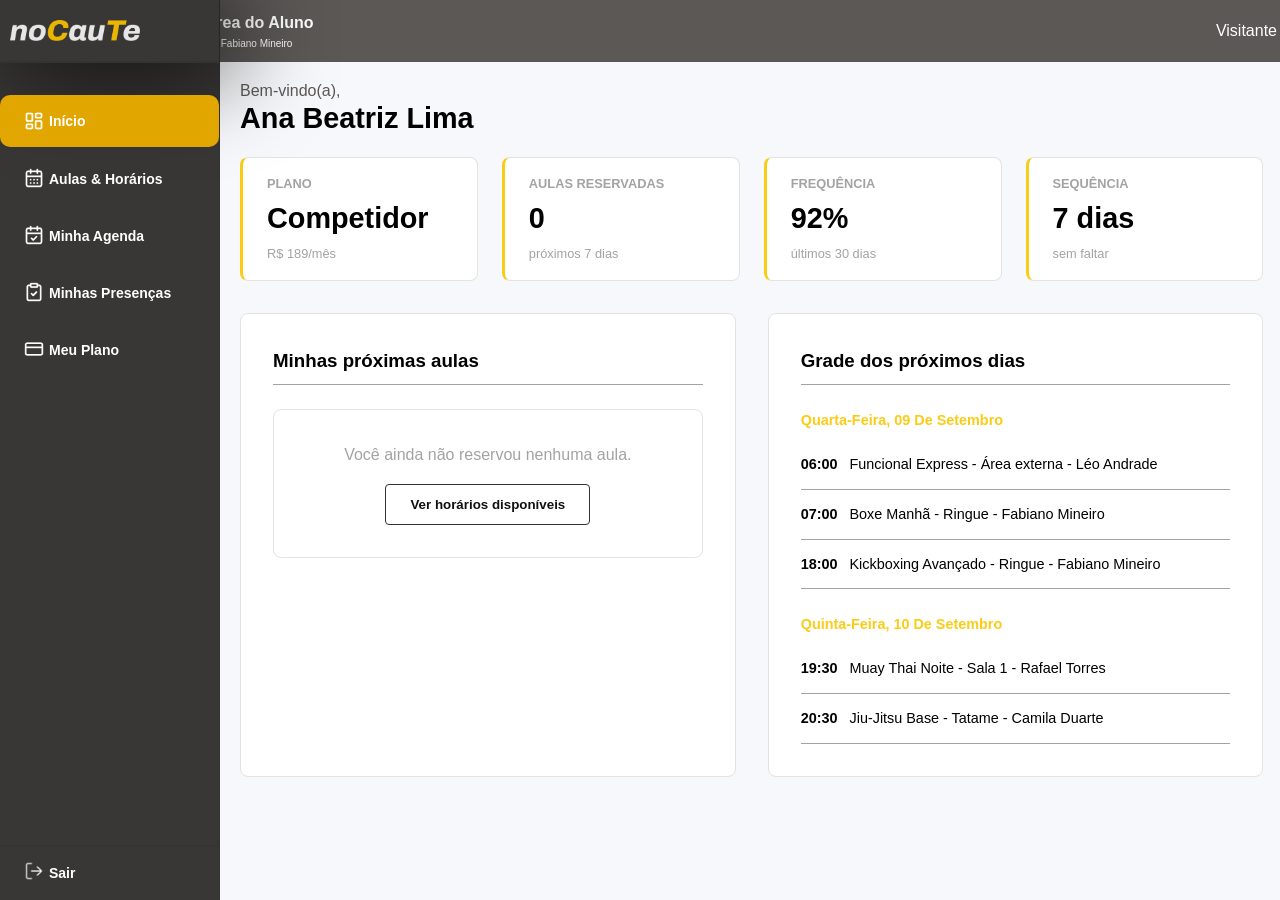
<file: nocaute/aluno.html>
<!DOCTYPE html>
<html lang="pt-BR">

<head>
    <meta charset="UTF-8">
    <meta name="viewport" content="width=device-width, initial-scale=1.0">
    <title>noCauTe - Centro de Treinamento</title>
    <!-- Reaproveitamos as variáveis globais -->
    <link rel="stylesheet" href="css/style.css">
    <link rel="stylesheet" href="css/dashboard.css">
</head>

<body class="dashboard-body">

    <!-- Menu Lateral -->
    <aside class="sidebar" id="sidebar">
        <div>
            <div class="sidebar-header">
                <img src="img/logo-nocaute.png" alt="" class="logo">
            </div>
        </div>
        <nav class="sidebar-nav">
            <button class="nav-item active" data-target="view-inicio">
                <img src="img/svg/icon-inicio.png" alt="" class="icon-sidebar" style="margin-top: 0.1px">
                Início
            </button>
            <button class="nav-item" data-target="view-horarios">
                <img src="img/svg/icon-aulas.png" alt="" class="icon-sidebar">
                Aulas & Horários
            </button>
            <button class="nav-item" data-target="view-agenda">
                <img src="img/svg/icon-agenda.png" alt="" class="icon-sidebar">
                Minha Agenda
            </button>
            <button class="nav-item" data-target="view-presencas">
                <img src="img/svg/icon-presenca.png" alt="" class="icon-sidebar">
                Minhas Presenças
            </button>
            <button class="nav-item" data-target="view-plano">
                <img src="img/svg/icon-plano.png" alt="" class="icon-sidebar">
                Meu Plano
            </button>
        </nav>
        <div class="sidebar-footer">
            <a href="login.html" class="nav-item btn-logout">
                <img src="img/svg/icon-sair.png" alt="" class="icon-sidebar">
                Sair
            </a>
        </div>
    </aside>

    <!--Cabeçalho -->
    <div class="cabecalho">
        <div class="info-cabecalho">
            <div id="area">
                <p style="font-weight: 700;">Área do Aluno</p>
                <p class="name-academia">CT Fabiano Mineiro</p>
            </div>
            <div id="perfil">
                <p>Visitante</p>
            </div>
        </div>
    </div>
    
    <!-- Conteúdo Principal -->
    <main class="dashboard-main">
        <!-- VISÃO: INÍCIO -->
        <section id="view-inicio" class="view-section active">
            <header class="view-header">
                <p>Bem-vindo(a), </p>
                <h3>Ana Beatriz Lima</h3>
            </header>

            <div class="stats-grid">
                <div class="stat-card">
                    <p class="stat-title">PLANO</p>
                    <h3>Competidor</h3>
                    <p class="stat-subtitle">R$ 189/mês</p>
                </div>
                <div class="stat-card">
                    <p class="stat-title">AULAS RESERVADAS</p>
                    <h3 id="stat-reservadas">0</h3>
                    <p class="stat-subtitle">próximos 7 dias</p>
                </div>
                <div class="stat-card">
                    <p class="stat-title">FREQUÊNCIA</p>
                    <h3>92%</h3>
                    <p class="stat-subtitle">últimos 30 dias</p>
                </div>
                <div class="stat-card">
                    <p class="stat-title">SEQUÊNCIA</p>
                    <h3>7 dias</h3>
                    <p class="stat-subtitle">sem faltar</p>
                </div>
            </div>

            <div class="dashboard-panels">
                <div class="panel">
                    <h3>Minhas próximas aulas</h3>
                    <div id="proximas-aulas-container" class="empty-state">
                        <p>Você ainda não reservou nenhuma aula.</p>
                        <button class="btn btn-outline btn-go-horarios">Ver horários disponíveis</button>
                    </div>
                </div>
                <div class="panel">
                    <h3>Grade dos próximos dias</h3>
                    <ul class="grade-list">
                        <li class="grade-day">Quarta-Feira, 09 De Setembro</li>
                        <li class="grade-item"><strong>06:00</strong> Funcional Express - Área externa - Léo Andrade
                        </li>
                        <li class="grade-item"><strong>07:00</strong> Boxe Manhã - Ringue - Fabiano Mineiro</li>
                        <li class="grade-item"><strong>18:00</strong> Kickboxing Avançado - Ringue - Fabiano Mineiro
                        </li>
                        <li class="grade-day">Quinta-Feira, 10 De Setembro</li>
                        <li class="grade-item"><strong>19:30</strong> Muay Thai Noite - Sala 1 - Rafael Torres</li>
                        <li class="grade-item"><strong>20:30</strong> Jiu-Jitsu Base - Tatame - Camila Duarte</li>
                    </ul>
                </div>
            </div>
        </section>

        <!-- VISÃO: AULAS E HORÁRIOS -->
        <section id="view-horarios" class="view-section">
            <header class="view-header">
                <h1>Marcar Aula</h1>
                <p>Escolha o dia e reserve sua vaga</p>
            </header>

            <div class="date-selector">
                <button class="date-btn active">
                    <h5>QUA</h5>
                    <p>09/09</p>
                </button>
                <button class="date-btn">
                    <h5>QUI</h5>
                    <p>10/09</p>
                </button>
                <button class="date-btn">
                    <h5>SEX</h5>
                    <p>11/09</p>
                </button>
                <button class="date-btn">
                    <h5>SÁB</h5>
                    <p>12/09</p>
                </button>
                <button class="date-btn">
                    <h5>DOM</h5>
                    <p>13/09</p>
                </button>
                <button class="date-btn">
                    <h5>SEG</h5>
                    <p>14/09</p>
                </button>
                <button class="date-btn">
                    <h5>TER</h5>
                    <p>15/09</p>
                </button>
            </div>

            <div class="filters">
                <button class="filter-btn active">Todos</button>
                <button class="filter-btn">Boxe</button>
                <button class="filter-btn">Muay Thai</button>
                <button class="filter-btn">Jiu-Jitsu</button>
                <button class="filter-btn">Kickboxing</button>
                <button class="filter-btn">Funcional</button>
            </div>

            <h3 class="day-title">Quarta-Feira, 09 De Setembro</h3>

            <div class="classes-list">
                <!-- Aula 1 -->
                <div class="class-card">
                    <div class="class-time">06:00<span>45 min</span></div>
                    <div class="class-info">
                        <h4>Funcional Express</h4>
                        <p class="class-tags">FUNCIONAL • TODOS OS NÍVEIS</p>
                        <p class="class-details"><img src="img/svg/icon-pessoa-professor.png" alt=""> Léo Andrade | <img src="img/svg/icon-localizacao.png" alt=""> Área externa | 17 vagas</p>
                    </div>
                    <button class="btn btn-primary btn-reservar" data-id="1" data-name="Funcional Express"
                        data-time="06:00">Reservar</button>
                </div>
                <!-- Aula 2 -->
                <div class="class-card">
                    <div class="class-time">07:00<span>60 min</span></div>
                    <div class="class-info">
                        <h4>Boxe Manhã</h4>
                        <p class="class-tags">BOXE • TODOS OS NÍVEIS</p>
                        <p class="class-details"><img src="img/svg/icon-pessoa-professor.png" alt=""> Fabiano Mineiro | <img src="img/svg/icon-localizacao.png" alt=""> Ringue | 16 vagas</p>
                    </div>
                    <button class="btn btn-primary btn-reservar" data-id="2" data-name="Boxe Manhã"
                        data-time="07:00">Reservar</button>
                </div>
                <!-- Aula 3 -->
                <div class="class-card">
                    <div class="class-time">18:00<span>90 min</span></div>
                    <div class="class-info">
                        <h4>Kickboxing Avançado</h4>
                        <p class="class-tags">KICKBOXING • AVANÇADO</p>
                        <p class="class-details"><img src="img/svg/icon-pessoa-professor.png" alt=""> Fabiano Mineiro | <img src="img/svg/icon-localizacao.png" alt=""> Ringue | 5 vagas</p>
                    </div>
                    <button class="btn btn-primary btn-reservar" data-id="3" data-name="Kickboxing Avançado"
                        data-time="18:00">Reservar</button>
                </div>
            </div>
        </section>

        <!-- VISÃO: MINHA AGENDA -->
        <section id="view-agenda" class="view-section">
            <header class="view-header">
                <h1>Minha Agenda</h1>
                <p><span id="agenda-count">0</span> aula(s) reservada(s).</p>
            </header>

            <div id="agenda-list" class="agenda-list">
                <!-- Preenchido via JS -->
                <div class="empty-state" id="agenda-empty">
                    <img src="img/svg/icon-aula-nao-agendada.png" alt="">
                    <p>Nenhuma aula reservada ainda.</p>
                    <button class="btn btn-primary btn-go-horarios">Ver horários</button>
                </div>
            </div>
        </section>

        <!-- VISÃO: MINHAS PRESENÇAS -->
        <section id="view-presencas" class="view-section">
            <header class="view-header">
                <h1>Minhas Presenças</h1>
                <p>Últimos 14 registros.</p>
            </header>

            <div class="stats-grid">
                <div class="stat-card">
                    <p class="stat-title">PRESENÇAS</p>
                    <h3>11</h3>
                    <p class="stat-subtitle">de 14 aulas</p>
                </div>
                <div class="stat-card">
                    <p class="stat-title">FALTAS</p>
                    <h3>3</h3>
                </div>
                <div class="stat-card">
                    <p class="stat-title">APROVEITAMENTO</p>
                    <h3>79%</h3>
                </div>
            </div>

            <div class="table-responsive">
                <table class="data-table">
                    <thead>
                        <tr>
                            <th>DATA</th>
                            <th>TURMA</th>
                            <th>HORÁRIO</th>
                            <th>STATUS</th>
                        </tr>
                    </thead>
                    <tbody>
                        <tr>
                            <td>08/09/2026</td>
                            <td>Boxe Manhã</td>
                            <td>07:00</td>
                            <td class="status-falta">X Falta</td>
                        </tr>
                        <tr>
                            <td>07/09/2026</td>
                            <td>Muay Thai Noite</td>
                            <td>19:30</td>
                            <td class="status-presente">✔ Presente</td>
                        </tr>
                        <tr>
                            <td>06/09/2026</td>
                            <td>Jiu-Jitsu Base</td>
                            <td>20:30</td>
                            <td class="status-presente">✔ Presente</td>
                        </tr>
                        <tr>
                            <td>05/09/2026</td>
                            <td>Funcional Express</td>
                            <td>06:00</td>
                            <td class="status-presente">✔ Presente</td>
                        </tr>
                    </tbody>
                </table>
            </div>
        </section>

        <!-- VISÃO: MEU PLANO -->
        <section id="view-plano" class="view-section">
            <header class="view-header">
                <h1>Meu Plano</h1>
                <p>Troque de plano quando quiser, sem fidelidade.</p>
            </header>

            <div class="plans-grid">
                <div class="plan-card">
                    <h3>Iniciante</h3>
                    <div class="price">R$ 129<span>/mês</span></div>
                    <ul>
                        <li>2x por semana</li>
                        <li>1 modalidade</li>
                        <li>Acesso ao app</li>
                    </ul>
                    <button class="btn btn-outline">Mudar para este</button>
                </div>
                <div class="plan-card highlight">
                    <div class="badge">PLANO ATUAL</div>
                    <h3>Competidor</h3>
                    <div class="price">R$ 189<span>/mês</span></div>
                    <ul>
                        <li>Aulas livres</li>
                        <li>Todas as modalidades</li>
                        <li>Sparring supervisionado</li>
                    </ul>
                    <button class="btn btn-black" disabled>Ativo</button>
                </div>
                <div class="plan-card">
                    <h3>Personal</h3>
                    <div class="price">R$ 349<span>/mês</span></div>
                    <ul>
                        <li>8 sessões individuais</li>
                        <li>Treino 1 a 1</li>
                        <li>Horário flexível</li>
                    </ul>
                    <button class="btn btn-outline">Mudar para este</button>
                </div>
            </div>

            <h3 class="mt-2">Faturas</h3>
            <div class="table-responsive">
                <table class="data-table">
                    <thead>
                        <tr>
                            <th>VENCIMENTO</th>
                            <th>VALOR</th>
                            <th>MÉTODO</th>
                            <th>STATUS</th>
                        </tr>
                    </thead>
                    <tbody>
                        <tr>
                            <td>01/08/2026</td>
                            <td>R$ 129</td>
                            <td>Pix</td>
                            <td class="status-falta">Atrasado</td>
                        </tr>
                        <tr>
                            <td>02/08/2026</td>
                            <td>R$ 189</td>
                            <td>Cartão</td>
                            <td class="status-presente">Pago</td>
                        </tr>
                        <tr>
                            <td>03/08/2026</td>
                            <td>R$ 349</td>
                            <td>Pix</td>
                            <td class="status-presente">Pago</td>
                        </tr>
                    </tbody>
                </table>
            </div>
        </section>

    </main>

    <script src="js/dashboard.js"></script>
</body>

</html>
</file>
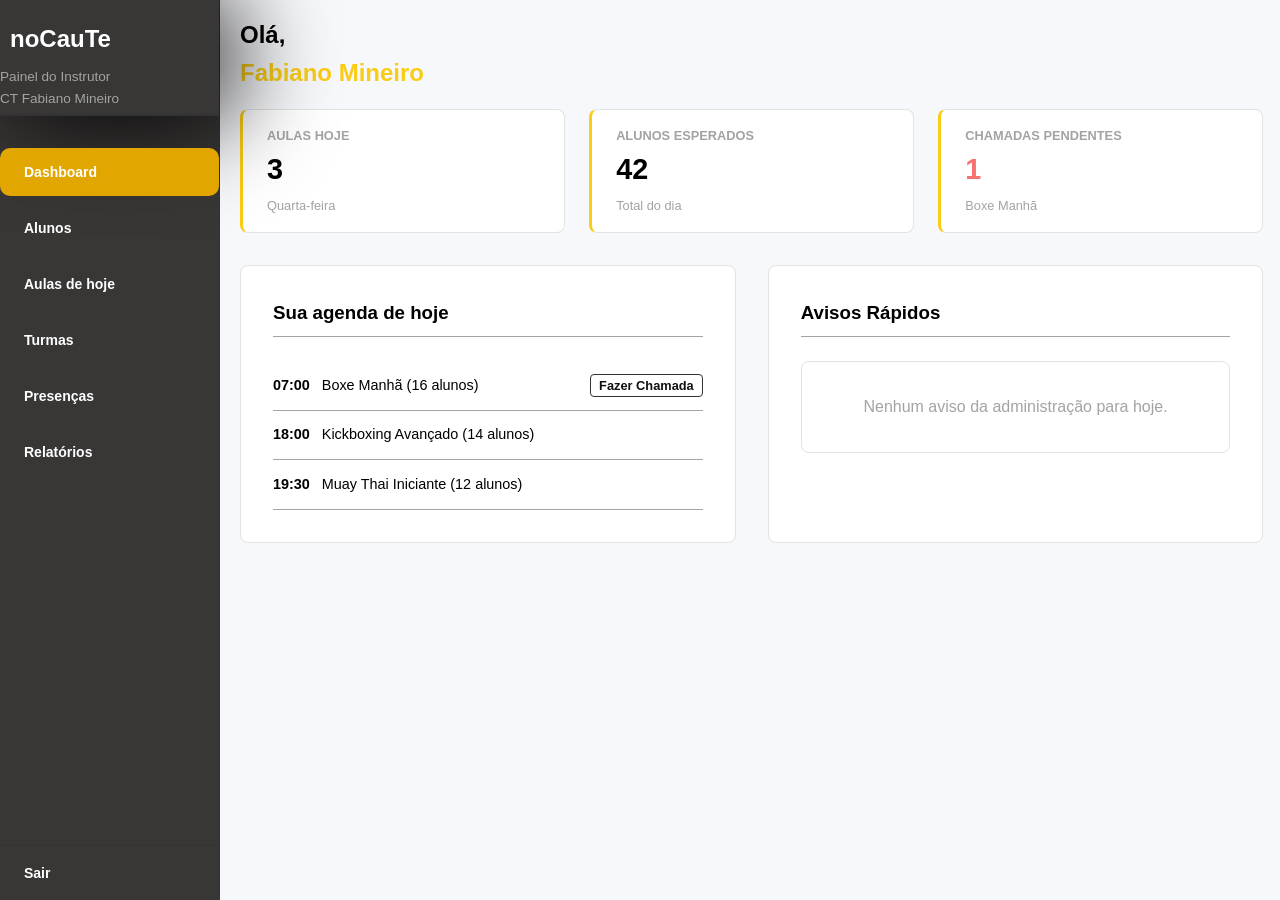
<file: nocaute/instrutor.html>
<!DOCTYPE html>
<html lang="pt-BR">
<head>
    <meta charset="UTF-8">
    <meta name="viewport" content="width=device-width, initial-scale=1.0">
    <title>noCauTe - Centro de Treinamento</title>
    <link rel="stylesheet" href="css/style.css"> 
    <link rel="stylesheet" href="css/dashboard.css">
</head>
<body class="dashboard-body">

    <!-- Menu Lateral -->
    <aside class="sidebar" id="sidebar">
        <div class="sidebar-header">
            <h2 class="logo">noCauTe</h2>
            <p>Painel do Instrutor<br>CT Fabiano Mineiro</p>
        </div>
        <nav class="sidebar-nav">
            <button class="nav-item active" data-target="view-dashboard">Dashboard</button>
            <button class="nav-item" data-target="view-alunos">Alunos</button>
            <button class="nav-item" data-target="view-aulas">Aulas de hoje</button>
            <button class="nav-item" data-target="view-turmas">Turmas</button>
            <button class="nav-item" data-target="view-presencas">Presenças</button>
            <button class="nav-item" data-target="view-relatorios">Relatórios</button>
        </nav>
        <div class="sidebar-footer">
            <a href="login.html" class="nav-item btn-logout">Sair</a>
        </div>
    </aside>

    <!-- Conteúdo Principal -->
    <main class="dashboard-main">
        
        <!-- VISÃO: DASHBOARD -->
        <section id="view-dashboard" class="view-section active">
            <header class="view-header">
                <h1>Olá, <br><span>Fabiano Mineiro</span></h1>
            </header>
            
            <div class="stats-grid">
                <div class="stat-card">
                    <p class="stat-title">AULAS HOJE</p>
                    <h3>3</h3>
                    <p class="stat-subtitle">Quarta-feira</p>
                </div>
                <div class="stat-card">
                    <p class="stat-title">ALUNOS ESPERADOS</p>
                    <h3>42</h3>
                    <p class="stat-subtitle">Total do dia</p>
                </div>
                <div class="stat-card">
                    <p class="stat-title">CHAMADAS PENDENTES</p>
                    <h3 style="color: #f87171;">1</h3>
                    <p class="stat-subtitle">Boxe Manhã</p>
                </div>
            </div>

            <div class="dashboard-panels">
                <div class="panel">
                    <h3>Sua agenda de hoje</h3>
                    <ul class="grade-list">
                        <li class="grade-item"><strong>07:00</strong> Boxe Manhã (16 alunos) <button class="btn btn-outline btn-go-chamada" style="padding: 0.2rem 0.5rem; font-size: 0.8rem; float: right;">Fazer Chamada</button></li>
                        <li class="grade-item"><strong>18:00</strong> Kickboxing Avançado (14 alunos)</li>
                        <li class="grade-item"><strong>19:30</strong> Muay Thai Iniciante (12 alunos)</li>
                    </ul>
                </div>
                <div class="panel">
                    <h3>Avisos Rápidos</h3>
                    <div class="empty-state">
                        <p>Nenhum aviso da administração para hoje.</p>
                    </div>
                </div>
            </div>
        </section>

        <!-- VISÃO: ALUNOS -->
        <section id="view-alunos" class="view-section">
            <header class="view-header">
                <h1>Gerenciamento de Alunos</h1>
                <p>Lista geral de alunos matriculados.</p>
            </header>
            
            <div class="table-responsive">
                <table class="data-table">
                    <thead>
                        <tr><th>NOME</th><th>PLANO</th><th>STATUS</th><th>AÇÕES</th></tr>
                    </thead>
                    <tbody>
                        <tr><td>Ana Beatriz Lima</td><td>Competidor</td><td class="status-presente">Ativo</td><td><button class="btn btn-outline" style="padding: 0.3rem;">Ver Perfil</button></td></tr>
                        <tr><td>Carlos Eduardo Souza</td><td>Iniciante</td><td class="status-presente">Ativo</td><td><button class="btn btn-outline" style="padding: 0.3rem;">Ver Perfil</button></td></tr>
                        <tr><td>Mariana Costa</td><td>Personal</td><td class="status-falta">Inativo</td><td><button class="btn btn-outline" style="padding: 0.3rem;">Ver Perfil</button></td></tr>
                    </tbody>
                </table>
            </div>
        </section>

        <!-- VISÃO: AULAS DE HOJE -->
        <section id="view-aulas" class="view-section">
            <header class="view-header">
                <h1>Aulas</h1>
                <p>Quarta-Feira, 09 De Setembro</p>
            </header>

            <div class="classes-list">
                <div class="class-card">
                    <div class="class-time">07:00<span>60 min</span></div>
                    <div class="class-info">
                        <h4>Boxe Manhã</h4>
                        <p class="class-details">📍 Ringue | 16/20 vagas preenchidas</p>
                    </div>
                    <button class="btn btn-primary btn-go-chamada">Realizar Chamada</button>
                </div>
                <div class="class-card">
                    <div class="class-time">18:00<span>90 min</span></div>
                    <div class="class-info">
                        <h4>Kickboxing Avançado</h4>
                        <p class="class-details">📍 Ringue | 14/15 vagas preenchidas</p>
                    </div>
                    <button class="btn btn-outline">Ver Lista</button>
                </div>
            </div>
        </section>

        <!-- VISÃO: TURMAS -->
        <section id="view-turmas" class="view-section">
            <header class="view-header">
                <h1>Minhas Turmas</h1>
                <p>Gestão de turmas fixas.</p>
            </header>
            <div class="plans-grid">
                <div class="plan-card">
                    <h3>Boxe Manhã</h3>
                    <p>Seg, Qua, Sex - 07:00</p>
                    <ul><li>20 Vagas totais</li><li>Ringue principal</li></ul>
                </div>
                <div class="plan-card">
                    <h3>Kickboxing Avançado</h3>
                    <p>Ter, Qui - 18:00</p>
                    <ul><li>15 Vagas totais</li><li>Ringue principal</li></ul>
                </div>
            </div>
        </section>

        <!-- VISÃO: PRESENÇAS (CHAMADA) -->
        <section id="view-presencas" class="view-section">
            <header class="view-header">
                <h1>Chamada</h1>
                <p>Quarta-feira, 09 de setembro - <strong>Boxe Manhã (07:00)</strong></p>
            </header>

            <div class="table-responsive">
                <table class="data-table" id="tabela-chamada">
                    <thead>
                        <tr><th>ALUNO</th><th>STATUS DE PRESENÇA</th></tr>
                    </thead>
                    <tbody>
                        <tr>
                            <td>Ana Beatriz Lima</td>
                            <td>
                                <div class="btn-group">
                                    <button class="btn btn-outline btn-chamada" data-status="presente">✔ Presente</button>
                                    <button class="btn btn-outline btn-chamada" data-status="falta">X Falta</button>
                                </div>
                            </td>
                        </tr>
                        <tr>
                            <td>Carlos Eduardo Souza</td>
                            <td>
                                <div class="btn-group">
                                    <button class="btn btn-outline btn-chamada" data-status="presente">✔ Presente</button>
                                    <button class="btn btn-outline btn-chamada" data-status="falta">X Falta</button>
                                </div>
                            </td>
                        </tr>
                    </tbody>
                </table>
            </div>
            <br>
            <button class="btn btn-primary" id="btn-salvar-chamada">Salvar Chamada</button>
        </section>

        <!-- VISÃO: RELATÓRIOS -->
        <section id="view-relatorios" class="view-section">
            <header class="view-header">
                <h1>Relatórios</h1>
                <p>Visão geral de desempenho.</p>
            </header>
            <div class="dashboard-panels">
                <div class="panel">
                    <h3>Taxa de Presença (Mês)</h3>
                    <h2 style="font-size: 3rem; color: var(--primary-color);">87%</h2>
                    <p>Média de presença nas suas turmas.</p>
                </div>
            </div>
        </section>

    </main>

    <script src="js/instrutor.js"></script>
</body>
</html>
</file>
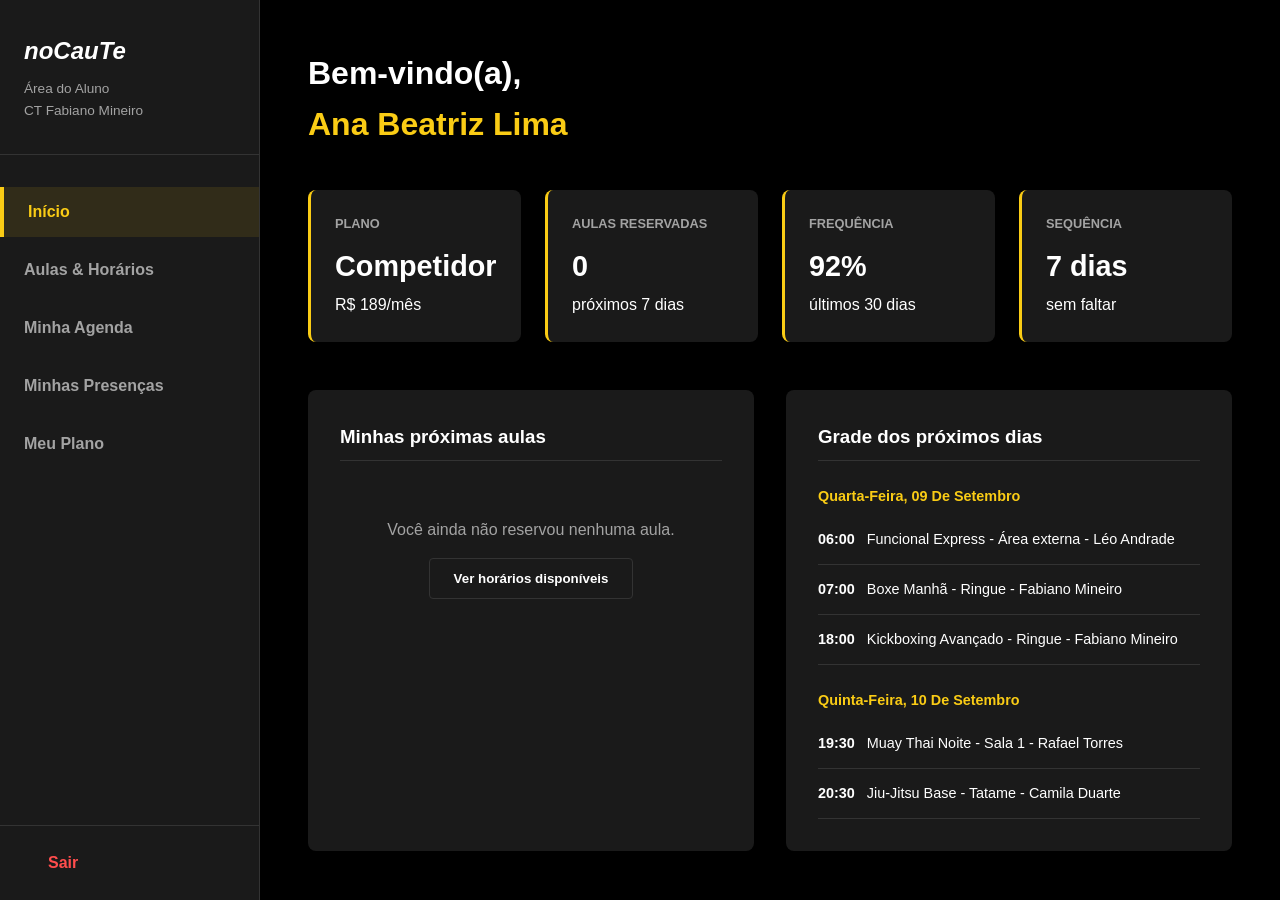
<file: nocaute-v3/nocaute-20261019T125323Z-1-001/nocaute/aluno.html>
<!DOCTYPE html>
<html lang="pt-BR">
<head>
    <meta charset="UTF-8">
    <meta name="viewport" content="width=device-width, initial-scale=1.0">
    <title>Área do Aluno - noCauTe</title>
    <!-- Reaproveitamos as variáveis globais -->
    <link rel="stylesheet" href="css/style.css"> 
    <link rel="stylesheet" href="css/dashboard.css">
</head>
<body class="dashboard-body">

    <!-- Menu Lateral -->
    <aside class="sidebar" id="sidebar">
        <div class="sidebar-header">
            <h2 class="logo">noCauTe</h2>
            <p>Área do Aluno<br>CT Fabiano Mineiro</p>
        </div>
        <nav class="sidebar-nav">
            <button class="nav-item active" data-target="view-inicio">Início</button>
            <button class="nav-item" data-target="view-horarios">Aulas & Horários</button>
            <button class="nav-item" data-target="view-agenda">Minha Agenda</button>
            <button class="nav-item" data-target="view-presencas">Minhas Presenças</button>
            <button class="nav-item" data-target="view-plano">Meu Plano</button>
        </nav>
        <div class="sidebar-footer">
            <a href="login.html" class="nav-item btn-logout">Sair</a>
        </div>
    </aside>

    <!-- Conteúdo Principal -->
    <main class="dashboard-main">
        
        <!-- VISÃO: INÍCIO -->
        <section id="view-inicio" class="view-section active">
            <header class="view-header">
                <h1>Bem-vindo(a), <br><span>Ana Beatriz Lima</span></h1>
            </header>
            
            <div class="stats-grid">
                <div class="stat-card">
                    <p class="stat-title">PLANO</p>
                    <h3>Competidor</h3>
                    <p class="stat-subtitle">R$ 189/mês</p>
                </div>
                <div class="stat-card">
                    <p class="stat-title">AULAS RESERVADAS</p>
                    <h3 id="stat-reservadas">0</h3>
                    <p class="stat-subtitle">próximos 7 dias</p>
                </div>
                <div class="stat-card">
                    <p class="stat-title">FREQUÊNCIA</p>
                    <h3>92%</h3>
                    <p class="stat-subtitle">últimos 30 dias</p>
                </div>
                <div class="stat-card">
                    <p class="stat-title">SEQUÊNCIA</p>
                    <h3>7 dias</h3>
                    <p class="stat-subtitle">sem faltar</p>
                </div>
            </div>

            <div class="dashboard-panels">
                <div class="panel">
                    <h3>Minhas próximas aulas</h3>
                    <div id="proximas-aulas-container" class="empty-state">
                        <p>Você ainda não reservou nenhuma aula.</p>
                        <button class="btn btn-outline btn-go-horarios">Ver horários disponíveis</button>
                    </div>
                </div>
                <div class="panel">
                    <h3>Grade dos próximos dias</h3>
                    <ul class="grade-list">
                        <li class="grade-day">Quarta-Feira, 09 De Setembro</li>
                        <li class="grade-item"><strong>06:00</strong> Funcional Express - Área externa - Léo Andrade</li>
                        <li class="grade-item"><strong>07:00</strong> Boxe Manhã - Ringue - Fabiano Mineiro</li>
                        <li class="grade-item"><strong>18:00</strong> Kickboxing Avançado - Ringue - Fabiano Mineiro</li>
                        <li class="grade-day">Quinta-Feira, 10 De Setembro</li>
                        <li class="grade-item"><strong>19:30</strong> Muay Thai Noite - Sala 1 - Rafael Torres</li>
                        <li class="grade-item"><strong>20:30</strong> Jiu-Jitsu Base - Tatame - Camila Duarte</li>
                    </ul>
                </div>
            </div>
        </section>

        <!-- VISÃO: AULAS E HORÁRIOS -->
        <section id="view-horarios" class="view-section">
            <header class="view-header">
                <h1>Marcar Aula</h1>
                <p>Escolha o dia e reserve sua vaga</p>
            </header>

            <div class="date-selector">
                <button class="date-btn active">QUA<br>09/09</button>
                <button class="date-btn">QUI<br>10/09</button>
                <button class="date-btn">SEX<br>11/09</button>
                <button class="date-btn">SÁB<br>12/09</button>
                <button class="date-btn">DOM<br>13/09</button>
            </div>

            <div class="filters">
                <button class="filter-btn active">Todos</button>
                <button class="filter-btn">Boxe</button>
                <button class="filter-btn">Muay Thai</button>
                <button class="filter-btn">Jiu-Jitsu</button>
                <button class="filter-btn">Kickboxing</button>
                <button class="filter-btn">Funcional</button>
            </div>

            <h3 class="day-title">Quarta-Feira, 09 De Setembro</h3>
            
            <div class="classes-list">
                <!-- Aula 1 -->
                <div class="class-card">
                    <div class="class-time">06:00<span>45 min</span></div>
                    <div class="class-info">
                        <h4>Funcional Express</h4>
                        <p class="class-tags">FUNCIONAL • TODOS OS NÍVEIS</p>
                        <p class="class-details">👤 Léo Andrade | 📍 Área externa | 17 vagas</p>
                    </div>
                    <button class="btn btn-primary btn-reservar" data-id="1" data-name="Funcional Express" data-time="06:00">Reservar</button>
                </div>
                <!-- Aula 2 -->
                <div class="class-card">
                    <div class="class-time">07:00<span>60 min</span></div>
                    <div class="class-info">
                        <h4>Boxe Manhã</h4>
                        <p class="class-tags">BOXE • TODOS OS NÍVEIS</p>
                        <p class="class-details">👤 Fabiano Mineiro | 📍 Ringue | 16 vagas</p>
                    </div>
                    <button class="btn btn-primary btn-reservar" data-id="2" data-name="Boxe Manhã" data-time="07:00">Reservar</button>
                </div>
                <!-- Aula 3 -->
                <div class="class-card">
                    <div class="class-time">18:00<span>90 min</span></div>
                    <div class="class-info">
                        <h4>Kickboxing Avançado</h4>
                        <p class="class-tags">KICKBOXING • AVANÇADO</p>
                        <p class="class-details">👤 Fabiano Mineiro | 📍 Ringue | 5 vagas</p>
                    </div>
                    <button class="btn btn-primary btn-reservar" data-id="3" data-name="Kickboxing Avançado" data-time="18:00">Reservar</button>
                </div>
            </div>
        </section>

        <!-- VISÃO: MINHA AGENDA -->
        <section id="view-agenda" class="view-section">
            <header class="view-header">
                <h1>Minha Agenda</h1>
                <p><span id="agenda-count">0</span> aula(s) reservada(s).</p>
            </header>
            
            <div id="agenda-list" class="agenda-list">
                <!-- Preenchido via JS -->
                <div class="empty-state" id="agenda-empty">
                    <p>Nenhuma aula reservada ainda.</p>
                    <button class="btn btn-primary btn-go-horarios">Ver horários</button>
                </div>
            </div>
        </section>

        <!-- VISÃO: MINHAS PRESENÇAS -->
        <section id="view-presencas" class="view-section">
            <header class="view-header">
                <h1>Minhas Presenças</h1>
                <p>Últimos 14 registros.</p>
            </header>

            <div class="stats-grid">
                <div class="stat-card">
                    <p class="stat-title">PRESENÇAS</p>
                    <h3>11</h3>
                    <p class="stat-subtitle">de 14 aulas</p>
                </div>
                <div class="stat-card">
                    <p class="stat-title">FALTAS</p>
                    <h3>3</h3>
                </div>
                <div class="stat-card">
                    <p class="stat-title">APROVEITAMENTO</p>
                    <h3>79%</h3>
                </div>
            </div>

            <div class="table-responsive">
                <table class="data-table">
                    <thead>
                        <tr><th>DATA</th><th>TURMA</th><th>HORÁRIO</th><th>STATUS</th></tr>
                    </thead>
                    <tbody>
                        <tr><td>08/09/2026</td><td>Boxe Manhã</td><td>07:00</td><td class="status-falta">X Falta</td></tr>
                        <tr><td>07/09/2026</td><td>Muay Thai Noite</td><td>19:30</td><td class="status-presente">✔ Presente</td></tr>
                        <tr><td>06/09/2026</td><td>Jiu-Jitsu Base</td><td>20:30</td><td class="status-presente">✔ Presente</td></tr>
                        <tr><td>05/09/2026</td><td>Funcional Express</td><td>06:00</td><td class="status-presente">✔ Presente</td></tr>
                    </tbody>
                </table>
            </div>
        </section>

        <!-- VISÃO: MEU PLANO -->
        <section id="view-plano" class="view-section">
            <header class="view-header">
                <h1>Meu Plano</h1>
                <p>Troque de plano quando quiser, sem fidelidade.</p>
            </header>

            <div class="plans-grid">
                <div class="plan-card">
                    <h3>Iniciante</h3>
                    <div class="price">R$ 129<span>/mês</span></div>
                    <ul><li>2x por semana</li><li>1 modalidade</li><li>Acesso ao app</li></ul>
                    <button class="btn btn-outline">Mudar para este</button>
                </div>
                <div class="plan-card highlight">
                    <div class="badge">PLANO ATUAL</div>
                    <h3>Competidor</h3>
                    <div class="price">R$ 189<span>/mês</span></div>
                    <ul><li>Aulas livres</li><li>Todas as modalidades</li><li>Sparring supervisionado</li></ul>
                    <button class="btn btn-black" disabled>Ativo</button>
                </div>
                <div class="plan-card">
                    <h3>Personal</h3>
                    <div class="price">R$ 349<span>/mês</span></div>
                    <ul><li>8 sessões individuais</li><li>Treino 1 a 1</li><li>Horário flexível</li></ul>
                    <button class="btn btn-outline">Mudar para este</button>
                </div>
            </div>

            <h3 class="mt-2">Faturas</h3>
            <div class="table-responsive">
                <table class="data-table">
                    <thead>
                        <tr><th>VENCIMENTO</th><th>VALOR</th><th>MÉTODO</th><th>STATUS</th></tr>
                    </thead>
                    <tbody>
                        <tr><td>01/08/2026</td><td>R$ 129</td><td>Pix</td><td class="status-falta">Atrasado</td></tr>
                        <tr><td>02/08/2026</td><td>R$ 189</td><td>Cartão</td><td class="status-presente">Pago</td></tr>
                        <tr><td>03/08/2026</td><td>R$ 349</td><td>Pix</td><td class="status-presente">Pago</td></tr>
                    </tbody>
                </table>
            </div>
        </section>

    </main>

    <script src="js/dashboard.js"></script>
</body>
</html>
</file>
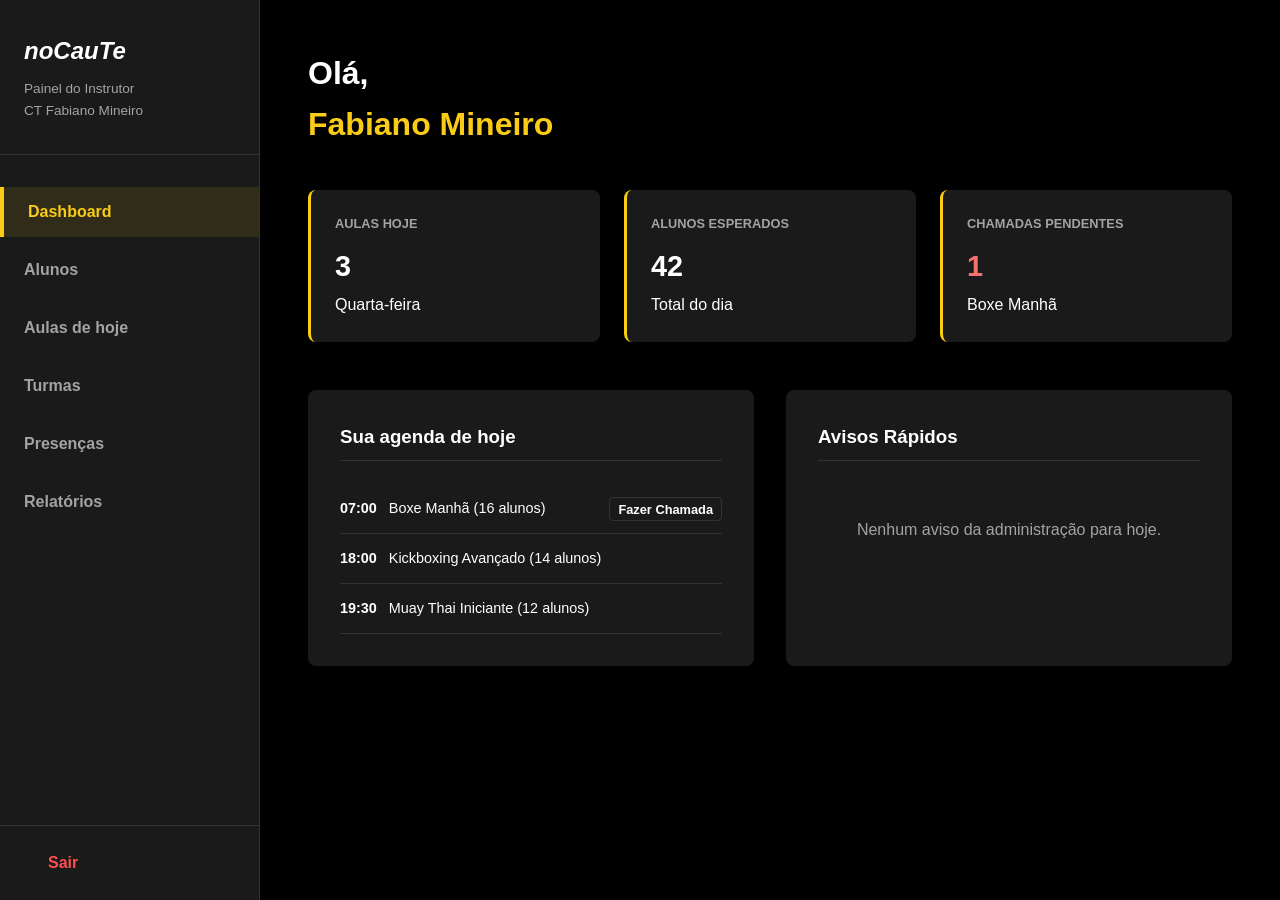
<file: nocaute-v3/nocaute-20261019T125323Z-1-001/nocaute/instrutor.html>
<!DOCTYPE html>
<html lang="pt-BR">
<head>
    <meta charset="UTF-8">
    <meta name="viewport" content="width=device-width, initial-scale=1.0">
    <title>Painel do Instrutor - noCauTe</title>
    <link rel="stylesheet" href="css/style.css"> 
    <link rel="stylesheet" href="css/dashboard.css">
</head>
<body class="dashboard-body">

    <!-- Menu Lateral -->
    <aside class="sidebar" id="sidebar">
        <div class="sidebar-header">
            <h2 class="logo">noCauTe</h2>
            <p>Painel do Instrutor<br>CT Fabiano Mineiro</p>
        </div>
        <nav class="sidebar-nav">
            <button class="nav-item active" data-target="view-dashboard">Dashboard</button>
            <button class="nav-item" data-target="view-alunos">Alunos</button>
            <button class="nav-item" data-target="view-aulas">Aulas de hoje</button>
            <button class="nav-item" data-target="view-turmas">Turmas</button>
            <button class="nav-item" data-target="view-presencas">Presenças</button>
            <button class="nav-item" data-target="view-relatorios">Relatórios</button>
        </nav>
        <div class="sidebar-footer">
            <a href="login.html" class="nav-item btn-logout">Sair</a>
        </div>
    </aside>

    <!-- Conteúdo Principal -->
    <main class="dashboard-main">
        
        <!-- VISÃO: DASHBOARD -->
        <section id="view-dashboard" class="view-section active">
            <header class="view-header">
                <h1>Olá, <br><span>Fabiano Mineiro</span></h1>
            </header>
            
            <div class="stats-grid">
                <div class="stat-card">
                    <p class="stat-title">AULAS HOJE</p>
                    <h3>3</h3>
                    <p class="stat-subtitle">Quarta-feira</p>
                </div>
                <div class="stat-card">
                    <p class="stat-title">ALUNOS ESPERADOS</p>
                    <h3>42</h3>
                    <p class="stat-subtitle">Total do dia</p>
                </div>
                <div class="stat-card">
                    <p class="stat-title">CHAMADAS PENDENTES</p>
                    <h3 style="color: #f87171;">1</h3>
                    <p class="stat-subtitle">Boxe Manhã</p>
                </div>
            </div>

            <div class="dashboard-panels">
                <div class="panel">
                    <h3>Sua agenda de hoje</h3>
                    <ul class="grade-list">
                        <li class="grade-item"><strong>07:00</strong> Boxe Manhã (16 alunos) <button class="btn btn-outline btn-go-chamada" style="padding: 0.2rem 0.5rem; font-size: 0.8rem; float: right;">Fazer Chamada</button></li>
                        <li class="grade-item"><strong>18:00</strong> Kickboxing Avançado (14 alunos)</li>
                        <li class="grade-item"><strong>19:30</strong> Muay Thai Iniciante (12 alunos)</li>
                    </ul>
                </div>
                <div class="panel">
                    <h3>Avisos Rápidos</h3>
                    <div class="empty-state">
                        <p>Nenhum aviso da administração para hoje.</p>
                    </div>
                </div>
            </div>
        </section>

        <!-- VISÃO: ALUNOS -->
        <section id="view-alunos" class="view-section">
            <header class="view-header">
                <h1>Gerenciamento de Alunos</h1>
                <p>Lista geral de alunos matriculados.</p>
            </header>
            
            <div class="table-responsive">
                <table class="data-table">
                    <thead>
                        <tr><th>NOME</th><th>PLANO</th><th>STATUS</th><th>AÇÕES</th></tr>
                    </thead>
                    <tbody>
                        <tr><td>Ana Beatriz Lima</td><td>Competidor</td><td class="status-presente">Ativo</td><td><button class="btn btn-outline" style="padding: 0.3rem;">Ver Perfil</button></td></tr>
                        <tr><td>Carlos Eduardo Souza</td><td>Iniciante</td><td class="status-presente">Ativo</td><td><button class="btn btn-outline" style="padding: 0.3rem;">Ver Perfil</button></td></tr>
                        <tr><td>Mariana Costa</td><td>Personal</td><td class="status-falta">Inativo</td><td><button class="btn btn-outline" style="padding: 0.3rem;">Ver Perfil</button></td></tr>
                    </tbody>
                </table>
            </div>
        </section>

        <!-- VISÃO: AULAS DE HOJE -->
        <section id="view-aulas" class="view-section">
            <header class="view-header">
                <h1>Aulas</h1>
                <p>Quarta-Feira, 09 De Setembro</p>
            </header>

            <div class="classes-list">
                <div class="class-card">
                    <div class="class-time">07:00<span>60 min</span></div>
                    <div class="class-info">
                        <h4>Boxe Manhã</h4>
                        <p class="class-details">📍 Ringue | 16/20 vagas preenchidas</p>
                    </div>
                    <button class="btn btn-primary btn-go-chamada">Realizar Chamada</button>
                </div>
                <div class="class-card">
                    <div class="class-time">18:00<span>90 min</span></div>
                    <div class="class-info">
                        <h4>Kickboxing Avançado</h4>
                        <p class="class-details">📍 Ringue | 14/15 vagas preenchidas</p>
                    </div>
                    <button class="btn btn-outline">Ver Lista</button>
                </div>
            </div>
        </section>

        <!-- VISÃO: TURMAS -->
        <section id="view-turmas" class="view-section">
            <header class="view-header">
                <h1>Minhas Turmas</h1>
                <p>Gestão de turmas fixas.</p>
            </header>
            <div class="plans-grid">
                <div class="plan-card">
                    <h3>Boxe Manhã</h3>
                    <p>Seg, Qua, Sex - 07:00</p>
                    <ul><li>20 Vagas totais</li><li>Ringue principal</li></ul>
                </div>
                <div class="plan-card">
                    <h3>Kickboxing Avançado</h3>
                    <p>Ter, Qui - 18:00</p>
                    <ul><li>15 Vagas totais</li><li>Ringue principal</li></ul>
                </div>
            </div>
        </section>

        <!-- VISÃO: PRESENÇAS (CHAMADA) -->
        <section id="view-presencas" class="view-section">
            <header class="view-header">
                <h1>Chamada</h1>
                <p>Quarta-feira, 09 de setembro - <strong>Boxe Manhã (07:00)</strong></p>
            </header>

            <div class="table-responsive">
                <table class="data-table" id="tabela-chamada">
                    <thead>
                        <tr><th>ALUNO</th><th>STATUS DE PRESENÇA</th></tr>
                    </thead>
                    <tbody>
                        <tr>
                            <td>Ana Beatriz Lima</td>
                            <td>
                                <div class="btn-group">
                                    <button class="btn btn-outline btn-chamada" data-status="presente">✔ Presente</button>
                                    <button class="btn btn-outline btn-chamada" data-status="falta">X Falta</button>
                                </div>
                            </td>
                        </tr>
                        <tr>
                            <td>Carlos Eduardo Souza</td>
                            <td>
                                <div class="btn-group">
                                    <button class="btn btn-outline btn-chamada" data-status="presente">✔ Presente</button>
                                    <button class="btn btn-outline btn-chamada" data-status="falta">X Falta</button>
                                </div>
                            </td>
                        </tr>
                    </tbody>
                </table>
            </div>
            <br>
            <button class="btn btn-primary" id="btn-salvar-chamada">Salvar Chamada</button>
        </section>

        <!-- VISÃO: RELATÓRIOS -->
        <section id="view-relatorios" class="view-section">
            <header class="view-header">
                <h1>Relatórios</h1>
                <p>Visão geral de desempenho.</p>
            </header>
            <div class="dashboard-panels">
                <div class="panel">
                    <h3>Taxa de Presença (Mês)</h3>
                    <h2 style="font-size: 3rem; color: var(--primary-color);">87%</h2>
                    <p>Média de presença nas suas turmas.</p>
                </div>
            </div>
        </section>

    </main>

    <script src="js/instrutor.js"></script>
</body>
</html>
</file>
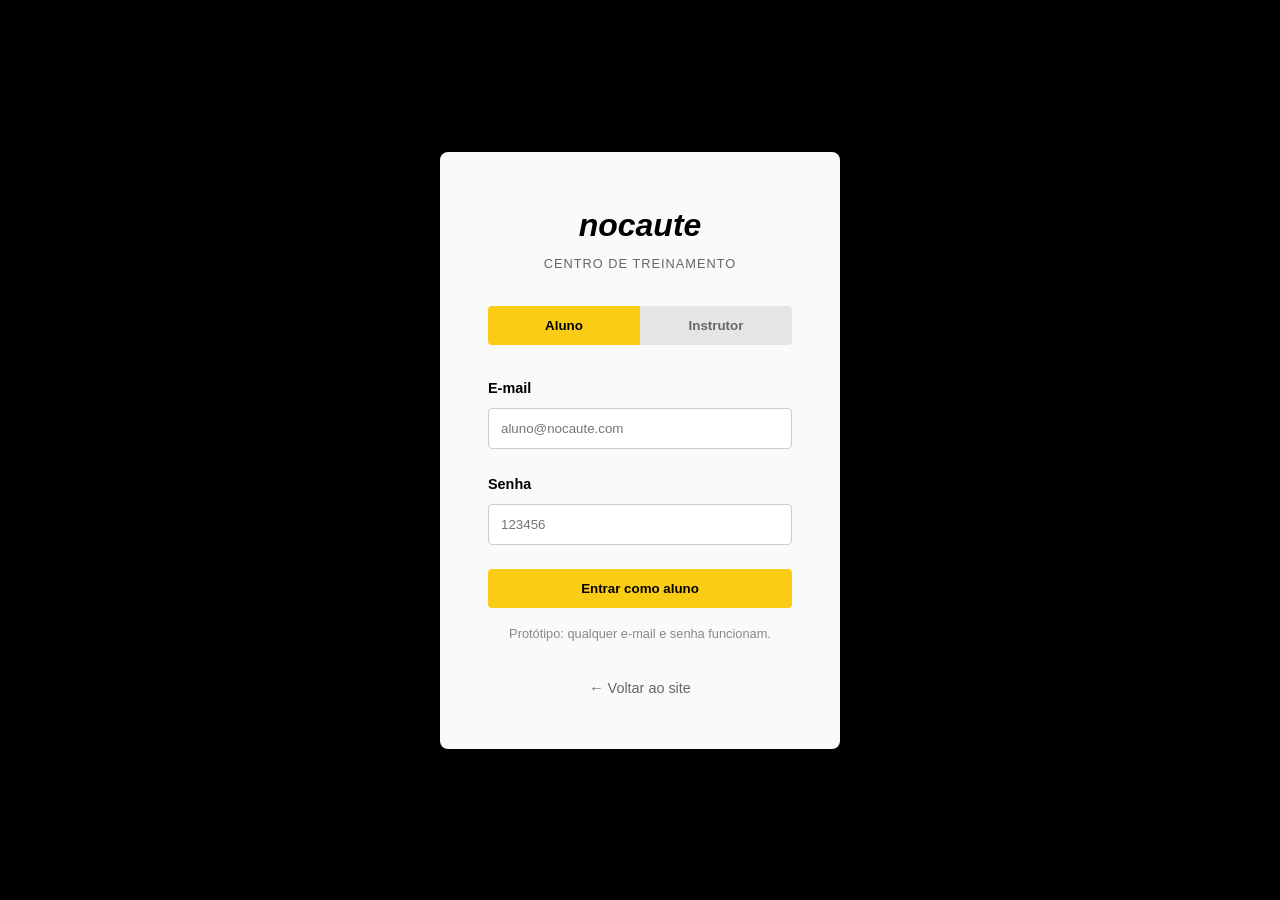
<file: nocaute-v3/nocaute-20261019T125323Z-1-001/nocaute/login.html>
<!DOCTYPE html>
<html lang="pt-BR">
<head>
    <meta charset="UTF-8">
    <meta name="viewport" content="width=device-width, initial-scale=1.0">
    <title>Login - noCauTe</title>
    <link rel="stylesheet" href="css/style.css">
</head>
<body class="login-body">
    <div class="login-container">
        <div class="login-header">
            <h2>nocaute</h2>
            <p>CENTRO DE TREINAMENTO</p>
        </div>
        
        <div class="login-tabs">
            <button class="tab-btn active" onclick="switchTab('aluno')">Aluno</button>
            <button class="tab-btn" onclick="switchTab('instrutor')">Instrutor</button>
        </div>

        <form id="loginForm" class="login-form">
            <div class="form-group">
                <label for="email">E-mail</label>
                <input type="email" id="email" placeholder="aluno@nocaute.com" required>
            </div>
            <div class="form-group">
                <label for="senha">Senha</label>
                <input type="password" id="senha" placeholder="123456" required>
            </div>
            <button type="submit" class="btn btn-primary btn-block">Entrar como aluno</button>
            <p class="help-text">Protótipo: qualquer e-mail e senha funcionam.</p>
        </form>

        <a href="index.html" class="back-link">&larr; Voltar ao site</a>
    </div>

    <script src="js/main.js"></script>
</body>
</html>
</file>
<file: nocaute/css/style.css>
:root {

    --primary-color: #FACC15;
    /* Amarelo noCauTe */

    --bg-dark: #111111;

    --bg-darker: #000000;

    --bg-card: #1A1A1A;

    --text-light: #FFFFFF;

    --text-muted: #A3A3A3;

    --border-color: #333333;

    --font-family: 'Segoe UI', Roboto, Helvetica, Arial, sans-serif;

}



* {
    margin: 0;
    padding: 0;
    box-sizing: border-box;
}



body {

    font-family: var(--font-family);

    background-color: var(--bg-dark);

    color: var(--text-light);

    line-height: 1.6;

}



a {
    text-decoration: none;
    color: inherit;
}

ul {
    list-style: none;
}



.container {

    width: 100%;

    margin: 0 auto;

}



.logo {

    width: 200px;

    margin-left: 10px
}



/* Typography & Utils */

h1,
h2,
h3 {
    font-weight: 700;
}

span {
    color: var(--primary-color);
}

.bg-dark {
    background-color: var(--bg-darker);
}

.section {
    padding-top: 4rem;
}

.section-header {
    text-align: center;
    margin-bottom: 3rem;
}

.section-header h2 {
    color: var(--text-light);
    font-size: 3rem;
}

.section-header p {
    color: var(--text-light);
    font-weight: 450;
    font-size: 1.25rem;
}





/* Buttons */

.btn {

    display: inline-block;

    padding: 0.75rem 1.5rem;

    border-radius: 4px;

    font-weight: 600;

    cursor: pointer;

    border: none;

    text-align: center;

    transition: opacity 0.3s ease;

}

.btn:hover {
    opacity: 0.9;
}

.btn-primary {
    background-color: var(--primary-color);
    color: var(--bg-darker);
    margin-right: 15px;
    padding: 8px 25px;
}

.btn-outline {
    background-color: transparent;
    border: 1px solid var(--border-color);
    color: var(--bg-dark);
}

.btn-black {
    background-color: var(--bg-darker);
    color: var(--text-light);
}

.btn-block {
    width: 100%;
}



/* Header */

.header {
    background-color: var(--bg-darker);
    padding: 1rem 0;
    border-bottom: 1px solid var(--border-color);
}

.header-content {
    display: flex;
    justify-content: space-between;
    align-items: center;
}

.logo {
    width: 130px;
    
}

.nav-list {
    display: flex;
    gap: 2rem;
}

.nav-list a:hover {
    color: var(--primary-color);
}



/* ==========================================
   HERO / CARROSSEL DE TRÊS IMAGENS
   ========================================== */
.hero {
    position: relative;
    min-height: 68vh;
    overflow: hidden;
    background: #080808;
}

.hero-carousel {
    position: relative;
    isolation: isolate;
    width: 100%;
    height: min(760px, 78vh);
    min-height: 590px;
    overflow: hidden;
    background: #080808;
}

.hero-slide {
    position: absolute;
    inset: 0;
    display: grid;
    place-items: center;
    overflow: hidden;
    background: #080808;
    opacity: 0;
    visibility: hidden;
    pointer-events: none;
    z-index: 0;
    transition: opacity 800ms ease, visibility 800ms ease;
}

.hero-slide.active {
    opacity: 1;
    visibility: visible;
    pointer-events: auto;
}

/* Imagem inteira, sem cortes agressivos */
.hero-slide img {
    position: relative;
    z-index: 0;
    display: block;
    width: 100%;
    height: 100%;
    object-fit: contain;
    object-position: center;
}

/* Fundo desfocado para preencher as laterais quando necessário */
.hero-slide::before {
    content: "";
    position: absolute;
    inset: -24px;
    z-index: -1;
    background: var(--slide-background, #080808);
    filter: blur(24px);
    opacity: 0.45;
}

/* Camada escura para melhorar a leitura do texto */
.hero-overlay {
    position: absolute;
    inset: 0;
    z-index: 1;
    pointer-events: none;
    background:
        linear-gradient(90deg,
            rgba(0, 0, 0, 0.86) 0%,
            rgba(0, 0, 0, 0.62) 42%,
            rgba(0, 0, 0, 0.16) 100%),
        linear-gradient(0deg,
            rgba(0, 0, 0, 0.45),
            transparent 45%);
}

/* Texto e botão sobre as imagens */
.hero-content {
    position: absolute;
    z-index: 2;
    top: 50%;
    left: clamp(3.5rem, 6vw, 8rem);
    width: min(560px, 46vw);
    max-width: calc(100% - 180px);
    display: flex;
    flex-direction: column;
    align-items: flex-start;
    justify-content: center;
    pointer-events: none;
    transform: translateY(-50%);
}

.hero-content>* {
    pointer-events: auto;
}

.hero-eyebrow {
    margin-bottom: 1rem;
    color: var(--primary-color);
    font-size: 0.85rem;
    font-weight: 800;
    letter-spacing: 0.22em;
}

.hero h1 {
    max-width: 800px;
    margin-bottom: 1.2rem;
    font-size: clamp(2.8rem, 5vw, 5.2rem);
    line-height: 0.96;
    letter-spacing: -0.04em;
    text-transform: uppercase;
}

.hero-content>p:not(.hero-eyebrow) {
    max-width: 620px;
    margin-bottom: 1.8rem;
    color: #f1f1f1;
    font-size: clamp(1.06rem, 1.5vw, 1.35rem);
}

.hero-content .btn {
    text-transform: uppercase;
    padding: 0.9rem 1.7rem;
    min-width: 210px;
}

/* Setas de avançar e voltar */
.hero-control {
    position: absolute;
    z-index: 4;
    top: 50%;
    display: grid;
    place-items: center;
    width: 46px;
    height: 46px;
    padding: 0;
    transform: translateY(-50%);
    border: 1px solid rgba(255, 255, 255, 0.55);
    border-radius: 50%;
    background: rgba(0, 0, 0, 0.55);
    color: #fff;
    font-size: 1.2rem;
    cursor: pointer;
    transition: background 0.2s ease, color 0.2s ease;
}

.hero-control:hover {
    background: var(--primary-color);
    color: #111;
}

.hero-prev {
    left: 1.5rem;
}

.hero-next {
    right: 1.5rem;
}

/* Três indicadores de navegação */
.hero-dots {
    position: absolute;
    z-index: 4;
    bottom: 1.5rem;
    left: 50%;
    display: flex;
    align-items: center;
    gap: 0.65rem;
    transform: translateX(-50%);
}

.hero-dot {
    width: 10px;
    height: 10px;
    padding: 0;
    border: 0;
    border-radius: 50%;
    background: rgba(255, 255, 255, 0.6);
    cursor: pointer;
    transition: transform 0.2s ease, background 0.2s ease;
}

.hero-dot.active {
    background: var(--primary-color);
    transform: scale(1.25);
}

.hero-control:focus-visible,
.hero-dot:focus-visible {
    outline: 3px solid #fff;
    outline-offset: 4px;
}

@media (prefers-reduced-motion: reduce) {

    .hero-slide,
    .hero-control,
    .hero-dot {
        transition: none;
    }
}

@media (max-width: 768px) {

    .hero,
    .hero-carousel {
        min-height: 590px;
        height: 72vh;
    }

    .hero h1 {
        font-size: clamp(2.2rem, 8vw, 3rem);
        line-height: 1.02;
    }

    .hero-overlay {
        background: linear-gradient(90deg,
                rgba(0, 0, 0, 0.82),
                rgba(0, 0, 0, 0.38));
    }

    .hero-prev {
        left: 0.65rem;
    }

    .hero-next {
        right: 0.65rem;
    }

    .hero-control {
        width: 38px;
        height: 38px;
    }

    .hero-content {
        left: 1rem;
        width: min(82%, 360px);
        max-width: calc(100% - 2.5rem);
        transform: none;
        top: 50%;
        gap: 0.15rem;
    }

    .hero-content .btn {
        padding: 0.8rem 1.2rem;
        min-width: 180px;
    }
}

/* Grid e Cards */

/* Fundo da secção com imagem e overlay escuro */

/* Secção principal: tem de ser relative para segurar a imagem lá dentro */

.bg-dark {

    position: relative;

    padding: 4rem 2rem;

    color: #ffffff;

    overflow: hidden;
    /* Evita que a imagem transborde */

}





/* Faz a tag \<img> cobrir toda a secção */

.bg-img {

    position: absolute;

    top: 0;

    left: 0;

    width: 100%;

    height: 100%;

    object-fit: cover;
    /* Mantém as proporções da imagem cortando os excessos */

    z-index: 1;
    /* Fica na camada mais profunda */

    filter: brightness(2.5);

}



/* Película escura sobre a imagem (substitui o linear-gradient) */

.bg-overlay {

    position: absolute;

    top: 0;

    left: 0;

    width: 100%;

    height: 100%;

    background-color: transparent;
    /* Preto com 75% de transparência */

    z-index: 2;
    /* Fica à frente da imagem, mas atrás do texto */

}



/* Garante que os textos e os cartões ficam por cima da imagem e da película */

.content-relative {

    position: relative;

    z-index: 3;

}

/* Cabeçalho - Ajuste para alinhar "Nossos Treinos" à esquerda */

.section-header {

    text-align: center;

    margin-bottom: 3rem;

}

.header-topo {

    text-align: left;

    width: 100%;

}



/* Grid configurada para 3 colunas em ecrãs grandes */

.cards-grid {
    display: grid;
    grid-template-columns: repeat(auto-fit, minmax(300px, 1fr));
    gap: 1.5rem;
}

@media (min-width: 992px) {

    .cards-grid {
        grid-template-columns: repeat(3, 1fr);
    }

}



/* Estilo dos Cartões */

.card {
    background: rgba(30, 30, 30, 0.85);
    /* Fundo escuro semitransparente */
    padding: 1rem;
    border-radius: 8px;
    border: 1px solid #333;
    /* Borda subtil */
    display: flex;
    flex-direction: column;
    justify-content: space-between;
}



/* Cabeçalho do Cartão (Título + Ícone) */

.card-header {

    display: flex;

    justify-content: space-between;

    align-items: center;

    margin-bottom: 1rem;

}

.card-header h3 {

    margin: 0;

    font-size: 2.25rem;

}

.icon-placeholder {

    color: #ffc107;
    /* Cor amarela para os ícones */

    font-size: 1.8rem;

    font-style: normal;

}



.card p {

    font-size: 1.1rem;

    color: #cccccc;

    margin-bottom: 30px;

    flex-grow: 1;

}



/* Botão Amarelo alinhado à direita */

.btn-saiba-mais-modalidades {

    background-color: #ffc107;

    color: #000000;

    padding: 0.25rem 1rem;

    border-radius: 4px;

    font-weight: bold;

    font-size: 0.85rem;

    text-decoration: none;

    align-self: flex-end;
    /* Empurra o botão para a direita */

    transition: background-color 0.3s;

}



.btn-saiba-mais:hover {

    background-color: #e0a800;

}



/* QUEM SOMOS */

#institucional {
    background-color: #FFFFFF;
    color: #111111;
    /* Garante que o texto geral fique escuro no fundo branco */
}

/* Limita a largura máxima do conteúdo para não espalhar em telas ultra-wide */
#institucional .container {
    padding: 0px 50px 25px 50px;
}



.institucional-grid {

    display: grid;

    grid-template-columns: repeat(3, 1fr);
    /* 3 colunas idênticas */

    gap: 40px;
    /* Espaço maior entre as colunas */

    align-items: center;
    /* Alinha tudo verticalmente ao centro */

}





.institucional-text h2 {

    font-size: 2.5rem;

    margin-bottom: 1.5rem;

    color: #000000;

    text-decoration: underline var(--primary-color);

}



.institucional-text p {

    margin-bottom: 2rem;

    color: #444444;



}



.institucional-img img {

    height: 500px;

    object-fit: cover;

    border-radius: 8px;

    box-shadow: -30px 30px var(--primary-color);
    /* Sombra leve para destacar a imagem */

    margin-left: 35px;

    align-items: center;

    justify-content: center;

    text-align: center;

}



/* Estilização do bloco da direita (Missão, Visão, Valores) */



.mvv {

    padding-left: 0;

    margin: 0;

}



.mvv-item {

    margin-bottom: 3rem;

    display: flex;

    gap: 5px;

}



.mvv-item:last-child {

    margin-bottom: 0;

}



.mvv-item h3 {

    color: #000000;

    font-size: 1.5rem;

    margin-top: -40px;

    position: absolute;

}





.mvv-item p {

    color: #555555;

    font-size: 0.95rem;

    padding-left: 10px;

}



.btn-saiba-mais {

    background-color: #FACC15;

    color: #000000;

    padding: 15px 50px;

    font-size: 20px;

    margin-top: 100px;

}



/*Modalidades*/

.subtitulo {

    text-align: justify;

    margin-left: 20px;

}



hr {

    width: 8rem;

    margin-left: 20px;

    height: 5px;

    border-radius: 10px;

    border: 0;

    color: var(--primary-color);

    background-color: var(--primary-color);



}



/* Grade de Horários */

.grade-horarios {

    background-image: linear-gradient(45deg, #fafafa, #b4b4b4);

}



.sub-titulo-horario {

    margin-left: 50px;

    font-weight: 700;

}



.table-responsive {
    overflow-x: auto;
}

.schedule-table {
    width: 90%;
    border-collapse: collapse;
    background: var(--text-light);
    color: var(--bg-dark);
    margin: auto;
}

.schedule-table th,
.schedule-table td {
    padding: 1rem;
    text-align: left;
    border-bottom: 1px solid var(--border-color);
    font-weight: 500;
    text-align: center;
}

.schedule-table th {
    color: var(--primary-color);
    font-weight: 700;
}



/* Planos */

/* 1. Configuração da Seção Base */

.section.planos {
    position: relative;
    /* Mudamos para preto puro (#000000) à direita para casar perfeitamente com o tom escuro da foto */
    background: linear-gradient(to right, #4B4B4B 0%, #1a1a1a 45%, #000000 70%, #000000 100%);
    padding: 60px 0;
    isolation: isolate;
    overflow: hidden;
    /* Evita que a imagem vaze ou crie barras de rolagem */
}



/* 2. Suavização da Imagem (O degradê que une o fundo com a foto) */

.section.planos::before {

    content: "";

    position: absolute;

    top: 0;

    left: 0;

    width: 100%;

    height: 100%;

    /* Esse degradê cria uma transição suave, eliminando o corte seco da imagem */

    background: linear-gradient(to right, transparent 50%, rgba(0, 0, 0, 0.5) 70%, transparent 95%);

    z-index: -1;

    pointer-events: none;

}



/* 3. Posicionando a Imagem de Ponta a Ponta */

.section.planos img {
    position: absolute;
    right: 0;
    top: 0;
    /* Alinha pelo topo */
    bottom: 0;
    /* Alinha pela base simultaneamente */
    height: 100% !important;
    /* Força a imagem a ocupar 100% da altura total da seção */
    width: auto;
    object-fit: cover;
    z-index: -2;
    /* Aplica uma opacidade e um filtro de mistura para fundir a foto com o fundo escuro */
    opacity: 0.75;
    mix-blend-mode: luminosity;
}



/* 4. Garantindo que o Container fique visível por cima */

.section.planos .container {

    position: relative;

}





.plans-grid {
    display: grid;
    grid-template-columns: repeat(auto-fit, minmax(300px, 1fr));
    gap: 2rem;
    margin: 20px;
}

.plan-card {
    background: var(--text-light);
    color: var(--bg-darker);
    padding: 2rem;
    border-radius: 8px;
    text-align: center;
    display: flex;
    flex-direction: column;
}

.plan-card.highlight {
    background: var(--primary-color);
    position: relative;
    transform: scale(1.05);
}

.plan-card .price {
    font-size: 2.5rem;
    font-weight: bold;
    margin: 1rem 0;
}

.plan-card ul {
    margin-bottom: 2rem;
    flex-grow: 1;
    text-align: left;
    padding-left: 1.5rem;
    list-style-type: disc;
}

.plan-card h3 {

    font-weight: 800;

}

.tipo-assinatura {

    color: var(--bg-darker);

}

.badge {

    font-size: 12px;

}

.btn-assine {

    font-size: 18px;

}



/* CTA & Footer */

.cta-section {
    background-color: var(--primary-color);
    color: var(--bg-darker);
    padding: 3rem 0;
}

.cta-content {
    display: flex;
    padding-left: 20px;
    gap: 50px;
}

.mini-descricao-cta {

    display: flex;

    gap: 50px;

    margin: 0px 15px 25px 10%;

}



.mini-descricao-cta p {

    display: flex;

    align-items: center;
    /* Alinha o SVG e o texto pelo meio vertical */

    gap: 8px;
    /* Cria um espaçamento agradável entre o ícone e o texto */

    margin: 0;
    /* Remove margens padrões do \<p> se necessário */

}



.btn-fale-conosco {

    display: flex;

    justify-content: center;

    margin-left: 25%;

}



.footer {
    text-align: center;
    padding: 0.5rem 0;
    border-top: 1px solid var(--border-color);
    color: var(--text-muted);
    display: flex;
}

.icone {

    width: 50px;

}



/* --- PÁGINA DE LOGIN --- */

.login-body {
    display: flex;
    justify-content: center;
    align-items: center;
    min-height: 100vh;
    background-color: var(--bg-darker);
    background-image: linear-gradient(rgba(0, 0, 0, 0.52), rgba(0, 0, 0, 0.58)), url('../img/login.png');
    background-repeat: no-repeat;
    background-position: center center;
    background-size: cover;
    padding: 2rem;
}

.login-container {
    background: rgba(255, 255, 255, 0.96);
    color: var(--bg-darker);
    padding: 3rem 2.2rem;
    border-radius: 18px;
    width: 100%;
    max-width: 430px;
    text-align: center;
    box-shadow: 0 34px 80px rgba(0, 0, 0, 0.52);
    border: 1px solid rgba(255, 255, 255, 0.55);
    backdrop-filter: blur(3px);
}

.login-header {
    display: flex;
    flex-direction: column;
    align-items: center;
    gap: 0.45rem;
    margin-bottom: 1.6rem;
    padding-bottom: 0.7rem;
    border-bottom: 1px solid rgba(17, 17, 17, 0.08);
}

.login-header h2 {
    font-style: italic;
    font-size: 2.1rem;
    margin-bottom: 0;
    letter-spacing: -0.05em;
    display: inline-flex;
    align-items: center;
    gap: 0.55rem;
    color: var(--bg-darker);
}

.login-header h2::before {
    content: "";
    display: inline-block;
    width: 23px;
    height: 23px;
    background: url('../img/icone-nocaute.png') center/cover no-repeat;
    border-radius: 50%;
    box-shadow: 0 0 0 2px rgba(250, 204, 21, 0.18);
}

.login-header p {
    font-size: 0.78rem;
    color: #666;
    margin-bottom: 0;
    letter-spacing: 1px;
    text-transform: uppercase;
}

.login-tabs {
    display: flex;
    margin-bottom: 2rem;
    border-radius: 10px;
    overflow: hidden;
    border: 1px solid rgba(0, 0, 0, 0.08);
    background: #f0f0f0;
    box-shadow: inset 0 1px 0 rgba(255, 255, 255, 0.7);
}

.tab-btn {
    flex: 1;
    padding: 0.82rem;
    border: none;
    cursor: pointer;
    background: transparent;
    color: #666;
    font-weight: 700;
    transition: all 0.2s ease;
}

.tab-btn.active {
    background: linear-gradient(180deg, #facc15 0%, #f3c80d 100%);
    color: var(--bg-darker);
    box-shadow: inset 0 -2px 0 rgba(0, 0, 0, 0.1);
    font-weight: 800;
}

.form-group {
    margin-bottom: 1.5rem;
    text-align: left;
}

.form-group label {
    display: block;
    margin-bottom: 0.5rem;
    font-weight: 600;
    font-size: 0.9rem;
    color: #222;
}

.form-group input {
    width: 100%;
    padding: 0.8rem 0.9rem;
    border: 1px solid #CCC;
    border-radius: 8px;
    outline: none;
    background: #fff;
    transition: border-color 0.2s ease, box-shadow 0.2s ease;
}

.form-group input:focus {
    border-color: var(--primary-color);
    box-shadow: 0 0 0 3px rgba(250, 204, 21, 0.18);
}

.login-form button[type="submit"] {
    background: linear-gradient(180deg, #facc15 0%, #f0b90d 100%);
    color: #111;
    border: none;
    border-radius: 10px;
    font-weight: 800;
    letter-spacing: 0.02em;
    box-shadow: 0 10px 24px rgba(250, 204, 21, 0.28);
    transition: transform 0.2s ease, box-shadow 0.2s ease;
}

.login-form button[type="submit"]:hover {
    transform: translateY(-1px);
    box-shadow: 0 14px 28px rgba(250, 204, 21, 0.34);
}

.help-text {
    font-size: 0.8rem;
    color: #888;
    margin-top: 1rem;
}

.back-link {
    display: inline-flex;
    align-items: center;
    gap: 0.45rem;
    margin-top: 2rem;
    color: #2b2b2b;
    font-size: 0.9rem;
    font-weight: 700;
    transition: color 0.2s ease, transform 0.2s ease;
    text-decoration: none;
}

.back-link:hover {
    color: var(--bg-darker);
    transform: translateX(-2px);
}



/* Responsivo */

@media (max-width: 768px) {

    .nav {
        display: none;
        /* Em produção, implementar menu hamburguer */
    }

    .hero h1 {
        font-size: 2.5rem;
    }

    .institucional-grid {
        grid-template-columns: 1fr;
    }

    .cta-content {
        flex-direction: column;
        text-align: center;
        gap: 1.5rem;
    }

    .plan-card.highlight {
        transform: scale(1);
    }

}
</file>
<file: nocaute/css/dashboard.css>
/* Layout Principal do Dashboard */
.dashboard-body {
    min-height: 100vh;
    background-color: #F7F8FB;
    margin: 0;
}

.sidebar {
    width: 220px;
    background-color: #393736;
    display: flex;
    flex-direction: column;
    border-right: 1px solid var(--border-color);
    position: fixed;
    height: 100vh;
}

.sidebar-header {
    padding: 20px 0 4px 0;
    border-bottom: 2px solid var(--border-color);
    box-shadow: 10px 0 100px #000;
    background-color: #393735;
}


.sidebar-header .logo { color: var(--text-light); margin-bottom: 0.5rem; }
.sidebar-header p { color: var(--text-muted); font-size: 0.85rem; }

.sidebar-nav {
    flex-grow: 1;
    padding: 2rem 0;
    display: flex;
    flex-direction: column;
    gap: 0.5rem;
}

.nav-item {
    background: none;
    border: none;
    color: var(--text-light);
    padding: 1rem 1.5rem;
    text-align: left;
    font-size: 14px;
    font-weight: 600;
    cursor: pointer;
    transition: all 0.3s;
    width: 100%;
    display: flex; 
    align-items: center;
    gap: 5px;
}
.nav-item:hover { 
    color: var(--text-light); 
    background-color: rgba(255,255,255,0.05); 
}
.nav-item.active {  
    background-color: #E1A700; 
    display: flex; 
    align-items: center;
    border-radius: 10px;
}
.icon-sidebar{
    width: 20px;
    margin-top: -3px;
}

.sidebar-footer {
    border-top: 1px solid var(--border-color); 
}

/*Informações do Cabeçalho*/
.cabecalho{
    background-color: #5B5856;
    display: block;
    padding: 10px 0px 10px 3vw;
    margin-left: 13vw;
}

.info-cabecalho{
    display: flex;
    gap: 70.5vw;
    align-items: center;
}

.perfil{
    margin-top: 10px;
    gap: 10px;
}


.name-academia{
    font-size: 10px;
}


/* Conteúdo */
.dashboard-main {
    flex-grow: 1;
    margin-left: 15rem; /* Largura da sidebar */
    overflow-y: auto;
}

.view-section { display: none; animation: fadeIn 0.3s ease; }
.view-section.active { display: block; margin-right: 1.3vw}
@keyframes fadeIn { from { opacity: 0; } to { opacity: 1; } }

/*ABA INÍCIO: Bem-vindo Aluno*/
.view-header { 
    margin: 1rem 0;
    color: var(--bg-darker)
}
.view-header p { 
    font-size: 16px; 
    font-weight: 400;
    margin-bottom: -8px;
    color: #5B5856;
}
.view-header h3 { 
    font-size: 1.8rem;  
    font-weight: 800; 
    margin-top: 0;
}

/* Estatísticas */
.stats-grid { 
    display: grid; 
    grid-template-columns: repeat(auto-fit, minmax(200px, 1fr)); 
    gap: 1.5rem; 
    margin-bottom: 2rem;
}
.stat-card { 
    background-color: #FFFFFF; 
    padding: 1rem 1.5rem; 
    border-radius: 8px; 
    border: 1px solid #E2E3E3; 
    border-left: 3px solid var(--primary-color); 
    color: var(--bg-darker);
}
.stat-title { 
    font-size: 0.8rem; 
    color: var(--text-muted); 
    font-weight: 600; 
    margin-bottom: 0; 
}
.stat-card h3 { 
    font-size: 1.8rem; 
    margin-bottom: 0.2rem;
}

.stat-subtitle { 
    font-size: 0.8rem; 
    color: var(--text-muted); 
    font-weight: 500; 
    margin-bottom: 0; 
}

/*ABA INÍCIO: Minhas próximas aulas / Grades dos próximos dias*/
.dashboard-panels { 
    display: grid; 
    grid-template-columns: 1fr 1fr; 
    gap: 2rem; 
}
.panel { 
    background-color: #FFFFFF; 
    padding: 2rem; 
    border-radius: 8px; 
    border: 1px solid #E2E3E3; 
    margin-bottom: 15px;
}
.panel h3 { 
    margin-bottom: 1.5rem; 
    border-bottom: 1px solid var(--text-muted); 
    padding-bottom: 0.5rem; 
    color: var(--bg-darker);
}


/*ABA INÍCIO: Listas e Grades */
.grade-list { list-style: none; }
.grade-day { color: var(--primary-color); font-weight: bold; margin: 1.5rem 0 0.5rem 0; font-size: 0.9rem; }
.grade-item { padding: 0.8rem 0; border-bottom: 1px solid var(--text-muted); font-size: 0.9rem; color: var(--bg-darker)}
.grade-item strong { margin-right: 0.5rem; }

/*ABA AULAS & HORÁRIOS: Agendamento / Horários */
/**/
.date-selector, .filters { 
    display: flex; 
    gap: 1rem; 
    margin-bottom: 2rem; 
    overflow-x: auto; 
    padding-bottom: 0.5rem; 
}
.date-btn { 
    background-color: #FFFFFF; 
    color: var(--text-muted); 
    border: 1px solid #E2E3E3;  
    padding: 0.8rem 1.5rem; 
    border-radius: 8px; 
    cursor: pointer; 
    text-align: center; 
    min-width: 80px; 
}
.date-btn h5{
    font-size: 13px;
    font-weight: 500;
    margin-bottom: 3px;
}
.date-btn p{
    font-size: 14px;
    font-weight: 600;
}

.date-btn.active { background: var(--primary-color); color: var(--bg-darker); border-color: var(--primary-color); }

/*Modalidades*/
.filters{
    margin-bottom: 15px;
}
.filter-btn { 
    background-color: #FFFFFF; 
    border: 1px solid var(--text-muted); 
    color: var(--text-muted); 
    padding: 0.5rem 1rem; 
    border-radius: 20px; 
    cursor: pointer; 
    font-weight: 600;
}
.filter-btn.active { 
    border-color: var(--primary-color); 
    color: var(--primary-color);
}

/*Título do Dia*/
.day-title { 
    margin-bottom: 1rem; 
    color: var(--bg-darker);
    font-weight: 500; 
}

/*Horários do Dia*/
.classes-list { 
    display: flex; 
    flex-direction: column; 
    gap: 1rem;
    margin-bottom: 15px; 
}
.class-card { 
    background-color: #FFFFFF;
    border: 1px solid #E2E3E3;
    padding: 1.5rem; 
    border-radius: 8px; 
    display: flex; 
    align-items: center; 
    justify-content: space-between; 
    gap: 1.5rem;
}
.class-time { 
    font-size: 2rem; 
    font-weight: bold; 
    text-align: center; 
    color: var(--primary-color); 
    min-width: 80px; 
}
.class-time span { 
    display: block; 
    font-size: 0.8rem; 
    color: var(--text-muted); 
    font-weight: normal; 
}
.class-info { 
    flex-grow: 1;
    color: var(--bg-darker);
    font-size: 20px;
}

.class-tags { 
    font-size: 1rem; 
    margin-bottom: 0.3rem; 
    font-weight: 400; 
}
.class-details { 
    font-size: 0.85rem; 
    color: var(--text-muted);
}

.class-details img { 
    width: 15px;
}

/*ABA Minha Agenda*/
.empty-state { 
    text-align: center;
    padding: 2rem 0; 
    color: var(--text-muted); 
    border: 1px solid #E2E3E3;
    background-color: #FFFFFF;
    border-radius: 8px;
}
.empty-state img{
    width: 30px;
    margin-left: -15px;
}
.empty-state button { 
    margin-top: 1rem; 
}

/*ABA Minhas Presenças:  Tabelas (Presenças / Faturas) */
.table-responsive{
    border: 1px solid #E2E3E3;
    border-radius: 10px;

}
.data-table { 
    width: 100%; 
    border-collapse: collapse; 
    background: var(--bg-card); 

    overflow: hidden; 
    background-color: #FFFFFF;
    color: var(--bg-darker);
}
.data-table th, .data-table td { 
    padding: 1rem; 
    text-align: left; 
    border-bottom: 1px solid var(--border-color); 
    text-align: center;
}
.data-table th { color: var(--text-muted); font-size: 0.85rem; }
.status-presente { color: #4ade80; }
.status-falta { color: #f87171; }
.mt-2 { margin-top: 3rem; margin-bottom: 1.5rem; }

/* Responsivo */
@media (max-width: 900px) {
    .dashboard-body { flex-direction: column; }
    .sidebar { width: 100%; height: auto; position: static; flex-direction: row; flex-wrap: wrap; align-items: center; justify-content: space-between; padding: 1rem; }
    .sidebar-header { border: none; padding: 0; }
    .sidebar-nav { flex-direction: row; padding: 0; overflow-x: auto; width: 100%; gap: 0.5rem; margin-top: 1rem; }
    .nav-item { width: auto; padding: 0.5rem 1rem; border-left: none; border-bottom: 3px solid transparent; white-space: nowrap; }
    .nav-item.active { border-left: none; border-bottom: 3px solid var(--primary-color); }
    .sidebar-footer { display: none; }
    .dashboard-main { margin-left: 0; padding: 1.5rem; }
    .dashboard-panels { grid-template-columns: 1fr; }
    .class-card { flex-direction: column; align-items: flex-start; }
    .class-card .btn { width: 100%; }
}

/* Estilos Adicionais (Dashboard.css) */
.btn-group { display: flex; gap: 0.5rem; }
.btn-chamada[data-status="presente"].active { background-color: #4ade80; border-color: #4ade80; color: #000; }
.btn-chamada[data-status="falta"].active { background-color: #f87171; border-color: #f87171; color: #fff; }
</file>
<file: nocaute-v3/nocaute-20261019T125323Z-1-001/nocaute/css/style.css>
:root {
    --primary-color: #FACC15; /* Amarelo noCauTe */
    --bg-dark: #111111;
    --bg-darker: #000000;
    --bg-card: #1A1A1A;
    --text-light: #FFFFFF;
    --text-muted: #A3A3A3;
    --border-color: #333333;
    --font-family: 'Segoe UI', Roboto, Helvetica, Arial, sans-serif;
}

* { margin: 0; padding: 0; box-sizing: border-box; }

body {
    font-family: var(--font-family);
    background-color: var(--bg-dark);
    color: var(--text-light);
    line-height: 1.6;
}

a { text-decoration: none; color: inherit; }
ul { list-style: none; }

.container {
    width: 100%;
    margin: 0 auto;
}

/* Typography & Utils */
h1, h2, h3 { font-weight: 700; }
span { color: var(--primary-color); }
.bg-dark { background-color: var(--bg-darker); }
.section { padding: 4rem 0; }
.section-header { text-align: center; margin-bottom: 3rem; }
.section-header h2 { color: var(--text-light); font-size: 2rem; }
.section-header p { color: var(--primary-color); font-weight: bold; }

/* Buttons */
.btn {
    display: inline-block;
    padding: 0.75rem 1.5rem;
    border-radius: 4px;
    font-weight: 600;
    cursor: pointer;
    border: none;
    text-align: center;
    transition: opacity 0.3s ease;
}
.btn:hover { opacity: 0.9; }
.btn-primary { background-color: var(--primary-color); color: var(--bg-darker); }
.btn-outline { background-color: transparent; border: 1px solid var(--border-color); color: var(--text-light); }
.btn-black { background-color: var(--bg-darker); color: var(--primary-color); }
.btn-block { width: 100%; }

/* Header */
.header { background-color: var(--bg-darker); padding: 1rem 0; border-bottom: 1px solid var(--border-color); }
.header-content { display: flex; justify-content: space-between; align-items: center; }
.logo { font-size: 1.5rem; font-weight: bold; font-style: italic; }
.nav-list { display: flex; gap: 2rem; }
.nav-list a:hover { color: var(--primary-color); }

/* Hero */
/* Hero / Carrossel */
.hero {
    position: relative;
    min-height: 68vh;
    background: #080808;
    overflow: hidden;
}


.hero-carousel {
    position: relative;
    min-height: 68vh;
    height: min(760px, 78vh);
    isolation: isolate;
    background: #080808;
}


.hero-slide {
    position: absolute;
    inset: 0;
    display: grid;
    place-items: center;
    overflow: hidden;
    background: #080808;
    opacity: 0;
    visibility: hidden;
    transition: opacity 800ms ease, visibility 800ms ease;
}


.hero-slide.active {
    opacity: 1;
    visibility: visible;
    z-index: 0;
}


/* Mantém a foto inteira, sem cortes agressivos */
.hero-slide img {
    display: block;
    width: 100%;
    height: 100%;
    object-fit: contain;
    object-position: center;
}


/* Fundo desfocado para preencher as laterais */
.hero-slide::before {
    content: "";
    position: absolute;
    inset: -24px;
    background: var(--slide-background, #080808);
    filter: blur(24px);
    opacity: .45;
    z-index: -1;
}


/* Camada escura sobre a imagem */
.hero-overlay {
    position: absolute;
    inset: 0;
    z-index: 1;
    pointer-events: none;
    background:
        linear-gradient(
            90deg,
            rgba(0,0,0,.86) 0%,
            rgba(0,0,0,.62) 42%,
            rgba(0,0,0,.16) 100%
        ),
        linear-gradient(
            0deg,
            rgba(0,0,0,.45),
            transparent 45%
        );
}


/* Texto e botão sobre as imagens */
.hero-content {
    position: absolute;
    z-index: 2;
    inset: 0;
    display: flex;
    flex-direction: column;
    align-items: flex-start;
    justify-content: center;
    pointer-events: none;
}


.hero-content > * {
    pointer-events: auto;
}


.hero-eyebrow {
    color: var(--primary-color);
    font-weight: 800;
    letter-spacing: .22em;
    margin-bottom: 1rem;
    font-size: .85rem;
}


.hero h1 {
    max-width: 800px;
    font-size: clamp(2.4rem, 5vw, 4.5rem);
    line-height: 1.08;
    margin-bottom: 1.2rem;
    text-transform: uppercase;
}


.hero-content > p:not(.hero-eyebrow) {
    max-width: 600px;
    color: #f1f1f1;
    font-size: clamp(1rem, 1.5vw, 1.2rem);
    margin-bottom: 1.8rem;
}


.hero-content .btn {
    text-transform: uppercase;
}


/* Setas de navegação */
.hero-control {
    position: absolute;
    z-index: 3;
    top: 50%;
    transform: translateY(-50%);
    display: grid;
    place-items: center;
    width: 46px;
    height: 46px;
    border: 1px solid rgba(255,255,255,.55);
    border-radius: 50%;
    background: rgba(0,0,0,.38);
    color: #fff;
    font-size: 1.2rem;
    cursor: pointer;
    transition: background .2s ease, color .2s ease;
}


.hero-control:hover {
    background: var(--primary-color);
    color: #111;
}


.hero-prev {
    left: 1.5rem;
}


.hero-next {
    right: 1.5rem;
}


/* Indicadores na parte inferior */
.hero-dots {
    position: absolute;
    z-index: 3;
    bottom: 1.5rem;
    left: 50%;
    transform: translateX(-50%);
    display: flex;
    align-items: center;
    gap: .65rem;
}


.hero-dot {
    width: 10px;
    height: 10px;
    padding: 0;
    border: 0;
    border-radius: 50%;
    background: rgba(255,255,255,.6);
    cursor: pointer;
    transition: transform .2s ease, background .2s ease;
}


.hero-dot.active {
    background: var(--primary-color);
    transform: scale(1.25);
}


/* Destaque ao navegar pelo teclado */
.hero-control:focus-visible,
.hero-dot:focus-visible {
    outline: 3px solid #fff;
    outline-offset: 4px;
}


/* Respeita a preferência por movimento reduzido */
@media (prefers-reduced-motion: reduce) {
    .hero-slide,
    .hero-control,
    .hero-dot {
        transition: none;
    }
}
@media (max-width: 768px) {
    .nav {
        display: none;
    }


    .hero,
    .hero-carousel {
        min-height: 590px;
        height: 72vh;
    }


    .hero h1 {
        font-size: clamp(2.2rem, 8vw, 3rem);
    }


    .hero-overlay {
        background: linear-gradient(
            90deg,
            rgba(0,0,0,.82),
            rgba(0,0,0,.38)
        );
    }


    .hero-prev {
        left: .65rem;
    }


    .hero-next {
        right: .65rem;
    }


    .hero-control {
        width: 38px;
        height: 38px;
    }


    .hero-content {
        width: 82%;
    }
}

/* Grid e Cards */
.cards-grid { display: grid; grid-template-columns: repeat(auto-fit, minmax(250px, 1fr)); gap: 1.5rem; }
.card { background: var(--bg-card); padding: 2rem; border-radius: 8px; border-bottom: 3px solid transparent; transition: border-color 0.3s; }
.card:hover { border-bottom-color: var(--primary-color); }
.card a { color: var(--primary-color); font-size: 0.9rem; font-weight: bold; }

/*QUEM SOMOS*/
/*QUEM SOMOS*/
#institucional {
    background-color: #FFFFFF;
    color: #111111; /* Garante que o texto geral fique escuro no fundo branco */
}

/* Limita a largura máxima do conteúdo para não espalhar em telas ultra-wide */
#institucional .container {

    padding: 0 50px;
}

.institucional-grid {
    display: grid;
    grid-template-columns: repeat(3, 1fr); /* 3 colunas idênticas */
    gap: 40px;                             /* Espaço maior entre as colunas */
    align-items: center;                   /* Alinha tudo verticalmente ao centro */
}

.institucional-text h2 {
    font-size: 2.5rem;
    margin-bottom: 1.5rem;
    color: #000000;
    text-decoration: underline var(--primary-color);
}

.institucional-text p {
    margin-bottom: 2rem;
    color: #444444;
    
}

.institucional-img img {
    width: 100%;
    height: auto;
    object-fit: cover;
    border-radius: 8px;
    box-shadow: -12px 12px var(--primary-color); /* Sombra leve para destacar a imagem */
}

/* Estilização do bloco da direita (Missão, Visão, Valores) */

.mvv{
    padding-left: 0;
    margin: 0;
}

.mvv-item {
    margin-bottom: 3rem;
    display: flex;
    gap: 5px;
}

.mvv-item:last-child {
    margin-bottom: 0;
}

.mvv-item h3 {
    color: #000000;
    font-size: 1.25rem;
    margin-top: -30px;
    position: absolute;
}


.mvv-item p {
    color: #555555;
    font-size: 0.95rem;
    padding-left: 10px;
}

.btn-saiba-mais{
    background-color: #FACC15;
    color: #000000;
}

/* Table */
.table-responsive { overflow-x: auto; }
.schedule-table { width: 100%; border-collapse: collapse; background: var(--bg-card); }
.schedule-table th, .schedule-table td { padding: 1rem; text-align: left; border-bottom: 1px solid var(--border-color); }
.schedule-table th { color: var(--primary-color); }

/* Planos */
.plans-grid { display: grid; grid-template-columns: repeat(auto-fit, minmax(300px, 1fr)); gap: 2rem; }
.plan-card { background: var(--text-light); color: var(--bg-darker); padding: 2rem; border-radius: 8px; text-align: center; display: flex; flex-direction: column; }
.plan-card.highlight { background: var(--primary-color); position: relative; transform: scale(1.05); }
.plan-card .price { font-size: 2.5rem; font-weight: bold; margin: 1rem 0; }
.plan-card ul { margin-bottom: 2rem; flex-grow: 1; text-align: left; padding-left: 1.5rem; list-style-type: disc;}

/* CTA & Footer */
.cta-section { background-color: var(--primary-color); color: var(--bg-darker); padding: 3rem 0; }
.cta-content { display: flex; justify-content: space-between; align-items: center; }
.footer { text-align: center; padding: 2rem 0; border-top: 1px solid var(--border-color); color: var(--text-muted); }

/* --- PÁGINA DE LOGIN --- */
.login-body { display: flex; justify-content: center; align-items: center; min-height: 100vh; background-color: var(--bg-darker); }
.login-container { background-color: #FAFAFA; color: var(--bg-darker); padding: 3rem; border-radius: 8px; width: 100%; max-width: 400px; text-align: center; }
.login-header h2 { font-style: italic; font-size: 2rem; margin-bottom: 0.2rem; }
.login-header p { font-size: 0.8rem; color: #666; margin-bottom: 2rem; letter-spacing: 1px; }
.login-tabs { display: flex; margin-bottom: 2rem; border-radius: 4px; overflow: hidden; }
.tab-btn { flex: 1; padding: 0.75rem; border: none; cursor: pointer; background: #E5E5E5; color: #666; font-weight: bold; }
.tab-btn.active { background: var(--primary-color); color: var(--bg-darker); }
.form-group { margin-bottom: 1.5rem; text-align: left; }
.form-group label { display: block; margin-bottom: 0.5rem; font-weight: 600; font-size: 0.9rem; }
.form-group input { width: 100%; padding: 0.75rem; border: 1px solid #CCC; border-radius: 4px; outline: none; }
.form-group input:focus { border-color: var(--primary-color); }
.help-text { font-size: 0.8rem; color: #888; margin-top: 1rem; }
.back-link { display: inline-block; margin-top: 2rem; color: #666; font-size: 0.9rem; }

/* Responsivo */
@media (max-width: 768px) {
    .nav { display: none; /* Em produção, implementar menu hamburguer */ }
    .hero h1 { font-size: 2.5rem; }
    .institucional-grid { grid-template-columns: 1fr; }
    .cta-content { flex-direction: column; text-align: center; gap: 1.5rem; }
    .plan-card.highlight { transform: scale(1); }
}
</file>
<file: nocaute-v3/nocaute-20261019T125323Z-1-001/nocaute/css/dashboard.css>
/* Layout Principal do Dashboard */
.dashboard-body {
    display: flex;
    min-height: 100vh;
    background-color: var(--bg-darker);
    margin: 0;
}

.sidebar {
    width: 260px;
    background-color: var(--bg-card);
    display: flex;
    flex-direction: column;
    border-right: 1px solid var(--border-color);
    position: fixed;
    height: 100vh;
}

.sidebar-header {
    padding: 2rem 1.5rem;
    border-bottom: 1px solid var(--border-color);
}
.sidebar-header .logo { color: var(--text-light); margin-bottom: 0.5rem; }
.sidebar-header p { color: var(--text-muted); font-size: 0.85rem; }

.sidebar-nav {
    flex-grow: 1;
    padding: 2rem 0;
    display: flex;
    flex-direction: column;
    gap: 0.5rem;
}

.nav-item {
    background: none;
    border: none;
    color: var(--text-muted);
    padding: 1rem 1.5rem;
    text-align: left;
    font-size: 1rem;
    font-weight: 600;
    cursor: pointer;
    transition: all 0.3s;
    width: 100%;
}
.nav-item:hover { color: var(--text-light); background-color: rgba(255,255,255,0.05); border-left: 4px solid transparent; }
.nav-item.active { color: var(--primary-color); border-left: 4px solid var(--primary-color); background-color: rgba(250, 204, 21, 0.1); }

.sidebar-footer { padding: 1.5rem; border-top: 1px solid var(--border-color); }
.btn-logout { color: #ff4d4d; border-left: none !important; }

/* Conteúdo */
.dashboard-main {
    flex-grow: 1;
    margin-left: 260px; /* Largura da sidebar */
    padding: 3rem;
    overflow-y: auto;
}

.view-section { display: none; animation: fadeIn 0.3s ease; }
.view-section.active { display: block; }
@keyframes fadeIn { from { opacity: 0; } to { opacity: 1; } }

.view-header { margin-bottom: 2.5rem; }
.view-header h1 { font-size: 2rem; }
.view-header span { color: var(--primary-color); }

/* Estatísticas */
.stats-grid { display: grid; grid-template-columns: repeat(auto-fit, minmax(200px, 1fr)); gap: 1.5rem; margin-bottom: 3rem; }
.stat-card { background-color: var(--bg-card); padding: 1.5rem; border-radius: 8px; border-left: 3px solid var(--primary-color); }
.stat-title { font-size: 0.8rem; color: var(--text-muted); font-weight: bold; margin-bottom: 0.5rem; }
.stat-card h3 { font-size: 1.8rem; margin-bottom: 0.2rem; }

/* Painéis */
.dashboard-panels { display: grid; grid-template-columns: 1fr 1fr; gap: 2rem; }
.panel { background-color: var(--bg-card); padding: 2rem; border-radius: 8px; }
.panel h3 { margin-bottom: 1.5rem; border-bottom: 1px solid var(--border-color); padding-bottom: 0.5rem; }
.empty-state { text-align: center; padding: 2rem 0; color: var(--text-muted); }
.empty-state button { margin-top: 1rem; }

/* Listas e Grades */
.grade-list { list-style: none; }
.grade-day { color: var(--primary-color); font-weight: bold; margin: 1.5rem 0 0.5rem 0; font-size: 0.9rem; }
.grade-item { padding: 0.8rem 0; border-bottom: 1px solid var(--border-color); font-size: 0.9rem; }
.grade-item strong { color: var(--text-light); margin-right: 0.5rem; }

/* Agendamento / Horários */
.date-selector, .filters { display: flex; gap: 1rem; margin-bottom: 2rem; overflow-x: auto; padding-bottom: 0.5rem; }
.date-btn { background: var(--bg-card); color: var(--text-light); border: 1px solid var(--border-color); padding: 0.8rem 1.5rem; border-radius: 8px; cursor: pointer; text-align: center; font-weight: bold; min-width: 80px; }
.date-btn.active { background: var(--primary-color); color: var(--bg-darker); border-color: var(--primary-color); }
.filter-btn { background: transparent; border: 1px solid var(--text-muted); color: var(--text-muted); padding: 0.5rem 1rem; border-radius: 20px; cursor: pointer; }
.filter-btn.active { border-color: var(--primary-color); color: var(--primary-color); }

.day-title { margin-bottom: 1.5rem; color: var(--primary-color); }
.classes-list { display: flex; flex-direction: column; gap: 1rem; }
.class-card { background: var(--bg-card); padding: 1.5rem; border-radius: 8px; display: flex; align-items: center; justify-content: space-between; gap: 1.5rem; }
.class-time { font-size: 1.5rem; font-weight: bold; text-align: center; color: var(--primary-color); min-width: 80px; }
.class-time span { display: block; font-size: 0.8rem; color: var(--text-muted); font-weight: normal; }
.class-info { flex-grow: 1; }
.class-tags { font-size: 0.8rem; color: var(--primary-color); margin: 0.3rem 0; font-weight: 600; }
.class-details { font-size: 0.85rem; color: var(--text-muted); }

/* Tabelas (Presenças / Faturas) */
.data-table { width: 100%; border-collapse: collapse; background: var(--bg-card); border-radius: 8px; overflow: hidden; }
.data-table th, .data-table td { padding: 1rem; text-align: left; border-bottom: 1px solid var(--border-color); }
.data-table th { color: var(--text-muted); font-size: 0.85rem; background: rgba(0,0,0,0.2); }
.status-presente { color: #4ade80; }
.status-falta { color: #f87171; }
.mt-2 { margin-top: 3rem; margin-bottom: 1.5rem; }

/* Responsivo */
@media (max-width: 900px) {
    .dashboard-body { flex-direction: column; }
    .sidebar { width: 100%; height: auto; position: static; flex-direction: row; flex-wrap: wrap; align-items: center; justify-content: space-between; padding: 1rem; }
    .sidebar-header { border: none; padding: 0; }
    .sidebar-nav { flex-direction: row; padding: 0; overflow-x: auto; width: 100%; gap: 0.5rem; margin-top: 1rem; }
    .nav-item { width: auto; padding: 0.5rem 1rem; border-left: none; border-bottom: 3px solid transparent; white-space: nowrap; }
    .nav-item.active { border-left: none; border-bottom: 3px solid var(--primary-color); }
    .sidebar-footer { display: none; }
    .dashboard-main { margin-left: 0; padding: 1.5rem; }
    .dashboard-panels { grid-template-columns: 1fr; }
    .class-card { flex-direction: column; align-items: flex-start; }
    .class-card .btn { width: 100%; }
}

/* Estilos Adicionais (Dashboard.css) */
.btn-group { display: flex; gap: 0.5rem; }
.btn-chamada[data-status="presente"].active { background-color: #4ade80; border-color: #4ade80; color: #000; }
.btn-chamada[data-status="falta"].active { background-color: #f87171; border-color: #f87171; color: #fff; }
</file>
